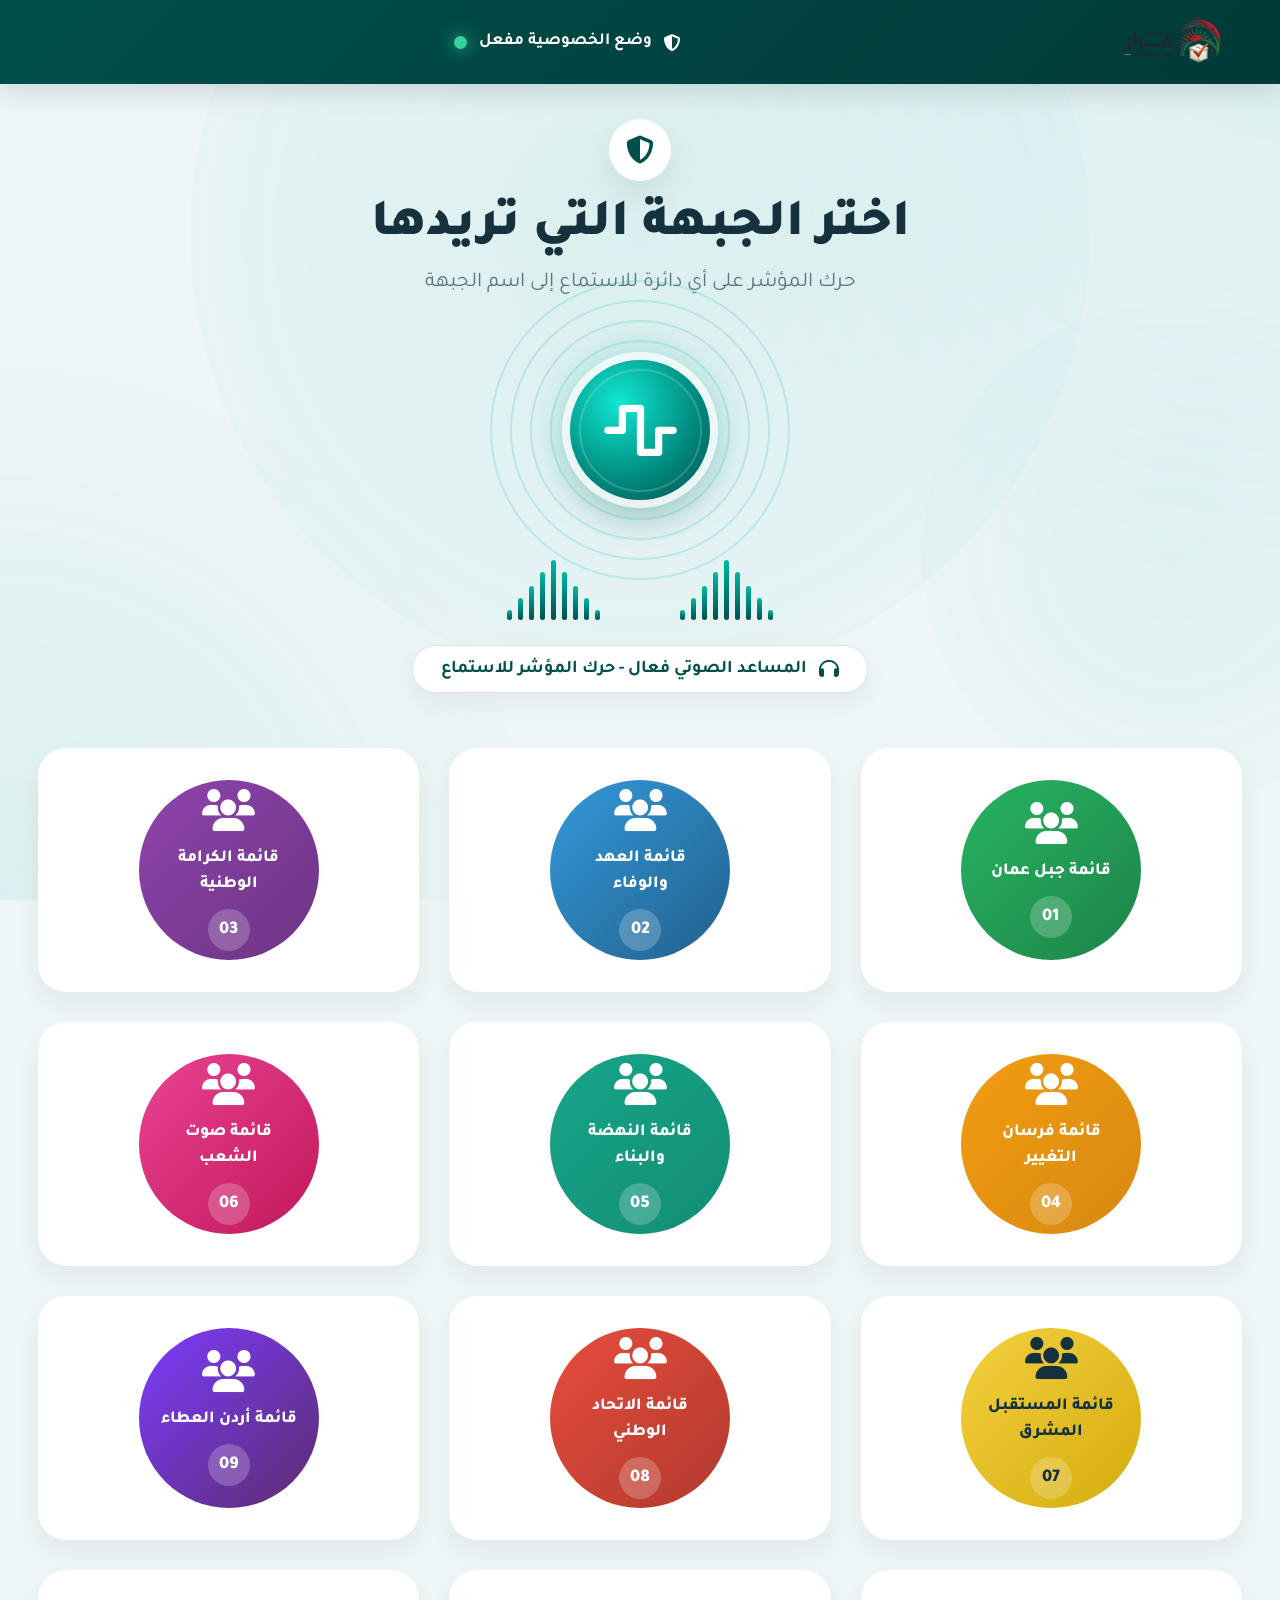
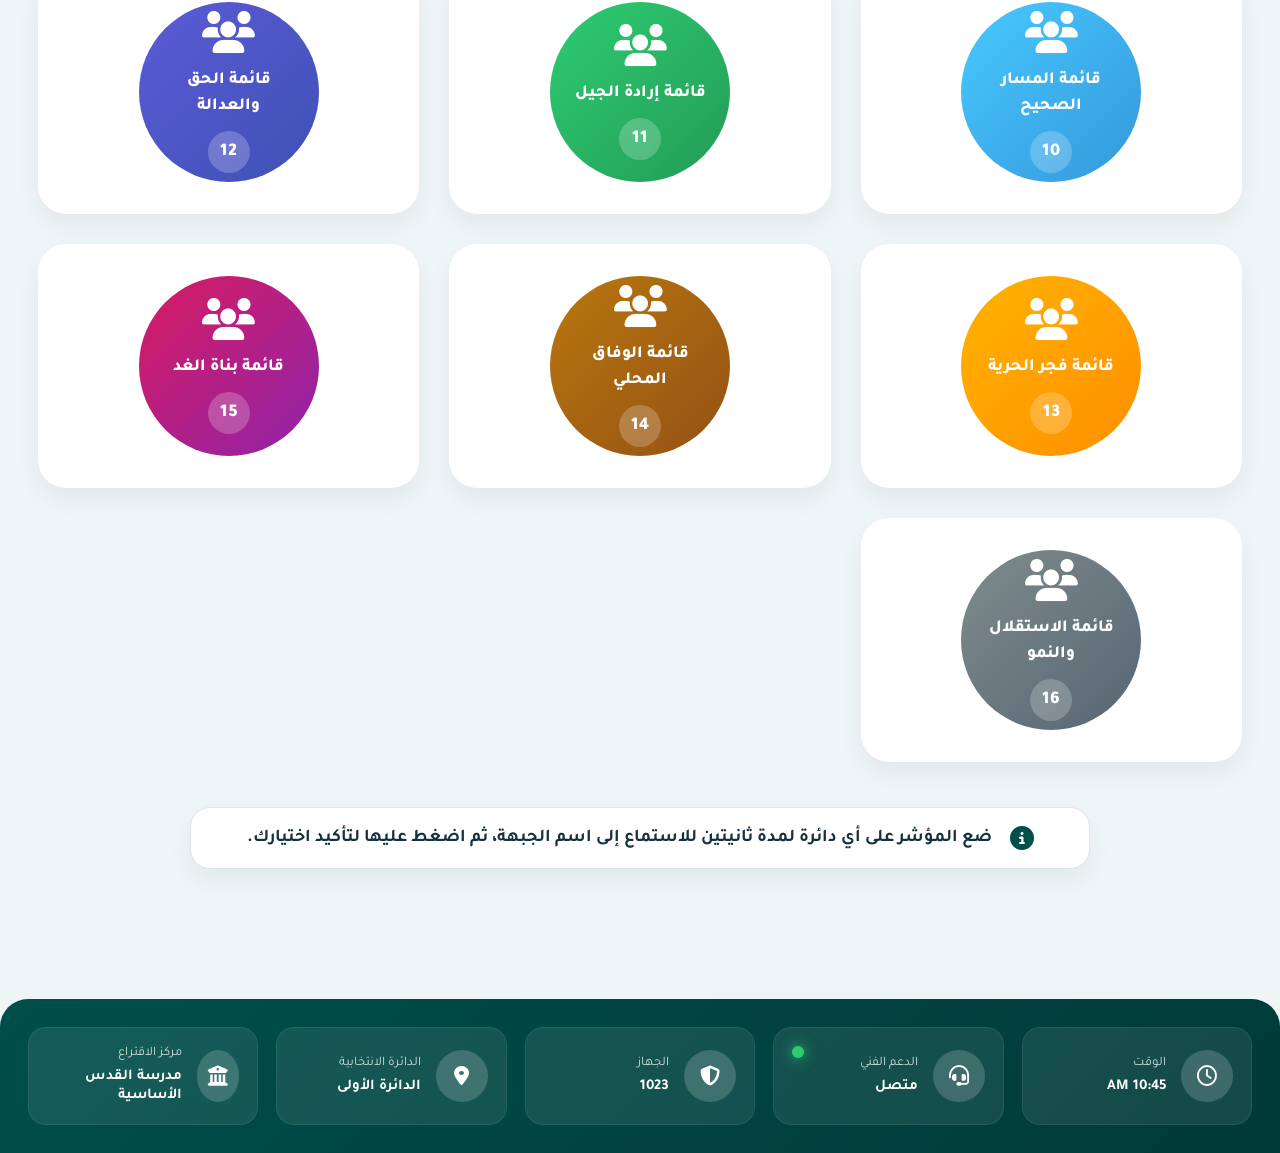
<file: privacy3.html>
<!DOCTYPE html>
<html lang="ar" dir="rtl">

<head>

    <meta charset="UTF-8">

    <meta http-equiv="X-UA-Compatible" content="IE=edge">

    <meta name="viewport" content="width=device-width, initial-scale=1.0">

    <title>QARAR | اختيار الجبهة</title>

    <!-- Google Font -->

    <link rel="preconnect" href="https://fonts.googleapis.com">

    <link rel="preconnect" href="https://fonts.gstatic.com" crossorigin>

    <link href="https://fonts.googleapis.com/css2?family=Tajawal:wght@300;400;500;700;800;900&display=swap" rel="stylesheet">

    <!-- FontAwesome -->

    <link rel="stylesheet"
    href="https://cdnjs.cloudflare.com/ajax/libs/font-awesome/6.7.2/css/all.min.css">

    <!-- CSS -->

    <link rel="stylesheet"
    href="css/privacy3-style.css">

</head>

<body>

<!-- ====================================================== -->
<!-- HEADER -->
<!-- ====================================================== -->

<header class="top-bar">

    <div class="top-left">

        <div class="logo-box"

            data-voice="منصة قرار للانتخابات الذكية">

            <img
            src="img/log.png"
            alt="QARAR Logo">

        </div>

    </div>

    <div class="top-center">

        <div
        class="privacy-state"

        data-voice="وضع الخصوصية مفعل">

            <i class="fa-solid fa-shield-halved"></i>

            <span>

                وضع الخصوصية مفعل

            </span>

            <div class="green-dot"></div>

        </div>

    </div>

    <div class="top-right">

     

    

</header>

<!-- ====================================================== -->
<!-- MAIN -->
<!-- ====================================================== -->

<main class="main-wrapper">

<div class="background-circle"></div>

<div class="background-circle-two"></div>

<!-- ======================= -->

<section class="hero">

<div class="shield-icon"

data-voice="الحماية">

<i class="fa-solid fa-shield-halved"></i>

</div>

<h1

data-voice="اختر الجبهة التي تريدها">

اختر الجبهة التي تريدها

</h1>

<p

data-voice="حرك مؤشر الفأرة فوق أي دائرة للاستماع إلى اسم الجبهة">

حرك المؤشر على أي دائرة للاستماع إلى اسم الجبهة

</p>

<!-- ======================= -->
<!-- VOICE ORB -->
<!-- ======================= -->

<div

class="voice-orb"

data-voice="المساعد الصوتي">

<div class="orb-ring ring-1"></div>

<div class="orb-ring ring-2"></div>

<div class="orb-ring ring-3"></div>

<div class="orb-ring ring-4"></div>

<div class="orb-core">

<i class="fa-solid fa-wave-square"></i>

</div>

</div>

<!-- ======================= -->
<!-- AUDIO WAVE -->
<!-- ======================= -->

<div class="wave-wrapper">

<div class="wave left-wave">

<span></span>
<span></span>
<span></span>
<span></span>
<span></span>
<span></span>
<span></span>
<span></span>
<span></span>

</div>

<div class="wave right-wave">

<span></span>
<span></span>
<span></span>
<span></span>
<span></span>
<span></span>
<span></span>
<span></span>
<span></span>

</div>

</div>

<div

class="assistant-status"

data-voice="المساعد الصوتي فعال حرك المؤشر للاستماع">

<i class="fa-solid fa-headphones"></i>

<span>

المساعد الصوتي فعال - حرك المؤشر للاستماع

</span>

</div>

</section>

<!-- ====================================================== -->
<!-- FRONT GRID -->
<!-- ====================================================== -->

<section

class="front-grid"

id="frontGrid">
<!-- ===================== CARD 01 ===================== -->

<div class="front-card"
     data-id="1"
     data-voice="قائمة جبل عمان"
    data-name="الجبهة الأولى">

    <div class="front-circle green">

        <i class="fa-solid fa-users"></i>

        <h3>قائمة جبل عمان</h3>

        <span>01</span>

    </div>

</div>

<!-- ===================== CARD 02 ===================== -->

<div class="front-card"
     data-id="2"
     data-voice="قائمة العهد والوفاء"
      data-name="الجبهة  الثانية">

    <div class="front-circle blue">

        <i class="fa-solid fa-users"></i>

        <h3>قائمة العهد والوفاء</h3>

        <span>02</span>

    </div>

</div>

<!-- ===================== CARD 03 ===================== -->

<div class="front-card"
     data-id="3"
     data-voice="قائمة الكرامة الوطنية"
      data-name="الجبهة  الثالثة">

    <div class="front-circle purple">

        <i class="fa-solid fa-users"></i>

        <h3>قائمة الكرامة الوطنية</h3>

        <span>03</span>

    </div>

</div>

<!-- ===================== CARD 04 ===================== -->

<div class="front-card"
     data-id="4"
     data-voice="قائمة فرسان التغيير"
      data-name="الجبهة الرابعة">

    <div class="front-circle orange">

        <i class="fa-solid fa-users"></i>

        <h3>قائمة فرسان التغيير</h3>

        <span>04</span>

    </div>

</div>

<!-- ===================== CARD 05 ===================== -->

<div class="front-card"
     data-id="5"
     data-voice="قائمة النهضة والبناء"
      data-name="الجبهة  الخامسة">

    <div class="front-circle cyan">

        <i class="fa-solid fa-users"></i>

        <h3>قائمة النهضة والبناء</h3>

        <span>05</span>

    </div>

</div>

<!-- ===================== CARD 06 ===================== -->

<div class="front-card"
     data-id="6"
     data-voice="قائمة صوت الشعب" 
      data-name="الجبهة السادسة">

    <div class="front-circle pink">

        <i class="fa-solid fa-users"></i>

        <h3>قائمة صوت الشعب</h3>

        <span>06</span>

    </div>

</div>

<!-- ===================== CARD 07 ===================== -->

<div class="front-card"
     data-id="7"
     data-voice="قائمة المستقبل المشرق" 
      data-name="الجبهة  السابعة">

    <div class="front-circle yellow">

        <i class="fa-solid fa-users"></i>

        <h3>قائمة المستقبل المشرق</h3>

        <span>07</span>

    </div>

</div>

<!-- ===================== CARD 08 ===================== -->

<div class="front-card"
     data-id="8"
     data-voice="قائمة الاتحاد الوطني" 
      data-name="الجبهة  الثامنة">

    <div class="front-circle red">

        <i class="fa-solid fa-users"></i>

        <h3>قائمة الاتحاد الوطني</h3>

        <span>08</span>

    </div>

</div>

<!-- ===================== CARD 09 ===================== -->

<div class="front-card"
     data-id="9"
     data-voice="قائمة أردن العطاء" 
      data-name="الجبهة  التاسعة">

    <div class="front-circle violet">

        <i class="fa-solid fa-users"></i>

        <h3>قائمة أردن العطاء</h3>

        <span>09</span>

    </div>

</div>

<!-- ===================== CARD 10 ===================== -->

<div class="front-card"
     data-id="10"
     data-voice="قائمة المسار الصحيح"  
     data-name="الجبهة العاشرة">

    <div class="front-circle sky">

        <i class="fa-solid fa-users"></i>

        <h3>قائمة المسار الصحيح</h3>

        <span>10</span>

    </div>

</div>

<!-- ===================== CARD 11 ===================== -->

<div class="front-card"
     data-id="11"
     data-voice="قائمة إرادة الجيل" 
      data-name="الجبهة   الحادية عشرة">

    <div class="front-circle emerald">

        <i class="fa-solid fa-users"></i>

        <h3>قائمة إرادة الجيل</h3>

        <span>11</span>

    </div>

</div>

<!-- ===================== CARD 12 ===================== -->

<div class="front-card"
     data-id="12"
     data-voice="قائمة الحق والعدالة"
      data-name="الجبهة الثاني ة عشر">

    <div class="front-circle indigo">

        <i class="fa-solid fa-users"></i>

        <h3>قائمة الحق والعدالة</h3>

        <span>12</span>

    </div>

</div>

<!-- ===================== CARD 13 ===================== -->

<div class="front-card"
     data-id="13"
     data-voice="قائمة فجر الحرية"
      data-name="الجبهة الثالث عشرة">

    <div class="front-circle amber">

        <i class="fa-solid fa-users"></i>

        <h3>قائمة فجر الحرية</h3>

        <span>13</span>

    </div>

</div>

<!-- ===================== CARD 14 ===================== -->

<div class="front-card"
     data-id="14"
     data-voice="قائمة الوفاق المحلي"
      data-name="الجبهة  الرابع عشرة">

    <div class="front-circle bronze">

        <i class="fa-solid fa-users"></i>

        <h3>قائمة الوفاق المحلي</h3>

        <span>14</span>

    </div>

</div>

<!-- ===================== CARD 15 ===================== -->

<div class="front-card"
     data-id="15"
     data-voice="قائمة بناة الغد"
      data-name="الجبهة  الخامس عشرة">

    <div class="front-circle magenta">

        <i class="fa-solid fa-users"></i>

        <h3>قائمة بناة الغد</h3>

        <span>15</span>

    </div>

</div>

<!-- ===================== CARD 16 ===================== -->

<div class="front-card"
     data-id="16"
     data-voice="قائمة الاستقلال والنمو"
      data-name="الجبهة السادس عشرة">

    <div class="front-circle gray">

        <i class="fa-solid fa-users"></i>

        <h3>قائمة الاستقلال والنمو</h3>

        <span>16</span>

    </div>

</div>

</section>
<!-- ===================================================== -->
<!-- INFO BAR -->
<!-- ===================================================== -->

<section class="information-bar">

    <div class="information-box"

         data-voice="ضع المؤشر فوق أي دائرة لمدة ثانيتين للاستماع إلى اسم الجبهة ثم اضغط عليها للتأكيد">

        <i class="fa-solid fa-circle-info"></i>

        <span>

            ضع المؤشر على أي دائرة لمدة ثانيتين للاستماع إلى اسم الجبهة،
            ثم اضغط عليها لتأكيد اختيارك.

        </span>

    </div>

</section>

<!-- ===================================================== -->
<!-- ACTION BUTTONS -->
<!-- ===================================================== -->



</main>

<!-- ===================================================== -->
<!-- FOOTER -->
<!-- ===================================================== -->

<footer class="footer">

    <div

        class="footer-item"

        data-voice="الوقت العاشرة وخمس وأربعون صباحاً">

        <i class="fa-regular fa-clock"></i>

        <div>

            <span>

                الوقت

            </span>

            <strong>

                10:45 AM

            </strong>

        </div>

    </div>

    <div

        class="footer-item"

        data-voice="الدعم الفني متصل">

        <i class="fa-solid fa-headset"></i>

        <div>

            <span>

                الدعم الفني

            </span>

            <strong>

                متصل

            </strong>

        </div>

        <div class="status-dot"></div>

    </div>

    <div

        class="footer-item"

        data-voice="رقم الجهاز ألف وثلاثة وعشرون">

        <i class="fa-solid fa-shield-halved"></i>

        <div>

            <span>

                الجهاز

            </span>

            <strong>

                1023

            </strong>

        </div>

    </div>

    <div

        class="footer-item"

        data-voice="الدائرة الانتخابية الدائرة الأولى">

        <i class="fa-solid fa-location-dot"></i>

        <div>

            <span>

                الدائرة الانتخابية

            </span>

            <strong>

                الدائرة الأولى

            </strong>

        </div>

    </div>

    <div

        class="footer-item"

        data-voice="مركز الاقتراع مدرسة القدس الأساسية">

        <i class="fa-solid fa-building-columns"></i>

        <div>

            <span>

                مركز الاقتراع

            </span>

            <strong>

                مدرسة القدس الأساسية

            </strong>

        </div>

    </div>

</footer>

<!-- ========================================= -->
<!-- JAVASCRIPT -->
<!-- ========================================= -->

<script src="js/privacy3-controller.js"></script>

<script src="js/privacy3-voice.js"></script>

</body>

</html>
</file>
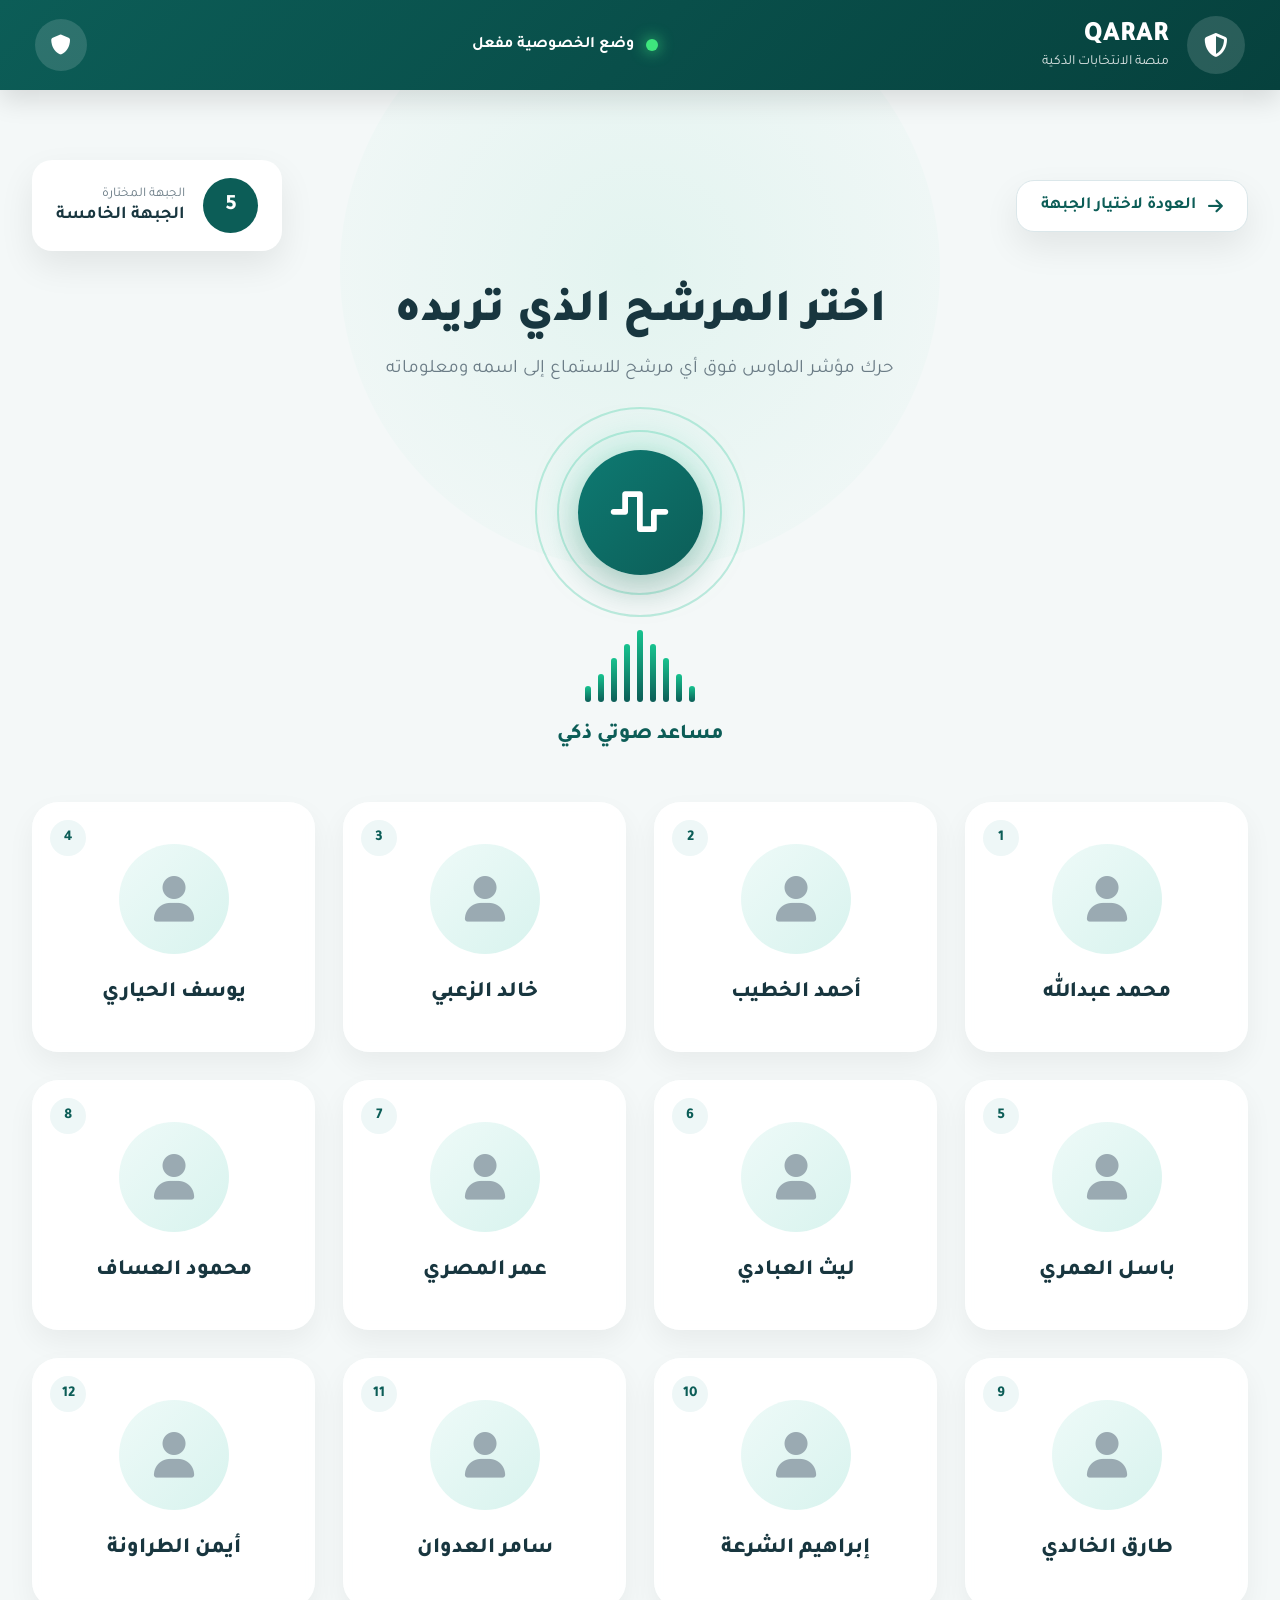
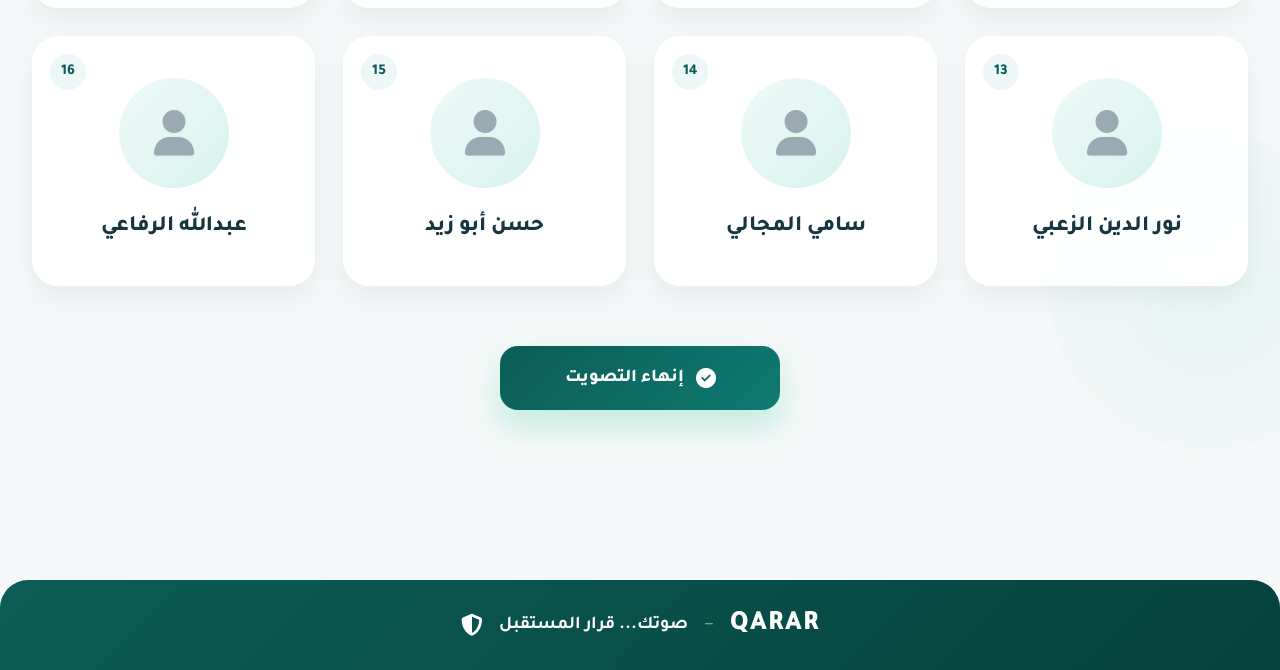
<file: privce4.html>
<!DOCTYPE html>
<html lang="ar" dir="rtl">

<head>

    <meta charset="UTF-8">

    <meta http-equiv="X-UA-Compatible" content="IE=edge">

    <meta name="viewport" content="width=device-width, initial-scale=1.0">

    <title>QARAR | اختيار المرشح</title>

    <!-- Google Font -->
    <link rel="preconnect" href="https://fonts.googleapis.com">

    <link rel="preconnect" href="https://fonts.gstatic.com" crossorigin>

    <link href="https://fonts.googleapis.com/css2?family=Tajawal:wght@300;400;500;700;800;900&display=swap" rel="stylesheet">

    <!-- Font Awesome -->
    <link rel="stylesheet"
          href="https://cdnjs.cloudflare.com/ajax/libs/font-awesome/6.7.2/css/all.min.css">

    <!-- CSS -->
    <link rel="stylesheet"
          href="css/privce4.css">

</head>

<body>

<!-- ===================================================== -->
<!-- HEADER -->
<!-- ===================================================== -->

<header class="main-header">

    <div class="header-left">

        <div class="brand"

             data-voice="منصة قرار للانتخابات الذكية">

            <div class="brand-logo">

                <i class="fa-solid fa-shield-halved"></i>

            </div>

            <div class="brand-text">

                <h2>QARAR</h2>

                <span>منصة الانتخابات الذكية</span>

            </div>

        </div>

    </div>

    <div class="header-center">

        <div class="privacy-status"

             data-voice="وضع الخصوصية مفعل">

            <span class="status-dot"></span>

            <span>وضع الخصوصية مفعل</span>

        </div>

    </div>

    <div class="header-right">

        <div class="shield-icon">

            <i class="fa-solid fa-shield"></i>

        </div>

    </div>

</header>

<!-- ===================================================== -->
<!-- MAIN -->
<!-- ===================================================== -->

<main class="page-container">

    <!-- TOP BAR -->

    <section class="page-tools">

       <button class="back-button"
        data-voice="العودة لاختيار الجبهة"
        onclick="window.location.href='privacy3.html'">
    <i class="fa-solid fa-arrow-right"></i>
    العودة لاختيار الجبهة
</button>

        <div class="front-info"

             data-voice="الجبهة المختارة الجبهة الخامسة">

            <span class="front-number">

                5

            </span>

            <div>

                <small>الجبهة المختارة</small>

                <h3>الجبهة الخامسة</h3>

            </div>

        </div>

    </section>

    <!-- TITLE -->

    <section class="hero-section">

        <h1 data-voice="اختر المرشح الذي تريده">

            اختر المرشح الذي تريده

        </h1>

        <p data-voice="حرك مؤشر الماوس فوق أي مرشح للاستماع إلى اسمه ومعلوماته">

            حرك مؤشر الماوس فوق أي مرشح للاستماع إلى اسمه ومعلوماته

        </p>

        <!-- VOICE ORB -->

        <div class="voice-orb"

             data-voice="المساعد الصوتي الذكي">

            <div class="voice-ring ring-one"></div>

            <div class="voice-ring ring-two"></div>

            <div class="voice-core">

                <i class="fa-solid fa-wave-square"></i>

            </div>

        </div>

        <!-- AUDIO WAVE -->

        <div class="audio-wave">

            <span></span>
            <span></span>
            <span></span>
            <span></span>
            <span></span>
            <span></span>
            <span></span>
            <span></span>
            <span></span>

        </div>

        <h3 class="assistant-title">

            مساعد صوتي ذكي

        </h3>

    </section>

    <!-- ================================================= -->
    <!-- CANDIDATES GRID -->
    <!-- ================================================= -->

    <section class="candidate-grid">
        <!-- ========================= -->
<!-- Candidate 01 -->
<!-- ========================= -->

<div class="candidate-card"

     data-id="1"

     data-voice="محمد عبدالله">

    <div class="candidate-number">1</div>

    <div class="candidate-avatar">

        <i class="fa-solid fa-user"></i>

    </div>

    <h3>محمد عبدالله</h3>

    <div class="selected-check">

        <i class="fa-solid fa-check"></i>

    </div>

</div>

<!-- ========================= -->
<!-- Candidate 02 -->
<!-- ========================= -->

<div class="candidate-card"

     data-id="2"

     data-voice="أحمد الخطيب">

    <div class="candidate-number">2</div>

    <div class="candidate-avatar">

        <i class="fa-solid fa-user"></i>

    </div>

    <h3>أحمد الخطيب</h3>

    <div class="selected-check">

        <i class="fa-solid fa-check"></i>

    </div>

</div>

<!-- ========================= -->
<!-- Candidate 03 -->
<!-- ========================= -->

<div class="candidate-card"

     data-id="3"

     data-voice="خالد الزعبي">

    <div class="candidate-number">3</div>

    <div class="candidate-avatar">

        <i class="fa-solid fa-user"></i>

    </div>

    <h3>خالد الزعبي</h3>

    <div class="selected-check">

        <i class="fa-solid fa-check"></i>

    </div>

</div>

<!-- ========================= -->
<!-- Candidate 04 -->
<!-- ========================= -->

<div class="candidate-card"

     data-id="4"

     data-voice="يوسف الحياري">

    <div class="candidate-number">4</div>

    <div class="candidate-avatar">

        <i class="fa-solid fa-user"></i>

    </div>

    <h3>يوسف الحياري</h3>

    <div class="selected-check">

        <i class="fa-solid fa-check"></i>

    </div>

</div>

<!-- ========================= -->
<!-- Candidate 05 -->
<!-- ========================= -->

<div class="candidate-card"

     data-id="5"

     data-voice="باسل العمري">

    <div class="candidate-number">5</div>

    <div class="candidate-avatar">

        <i class="fa-solid fa-user"></i>

    </div>

    <h3>باسل العمري</h3>

    <div class="selected-check">

        <i class="fa-solid fa-check"></i>

    </div>

</div>

<!-- ========================= -->
<!-- Candidate 06 -->
<!-- ========================= -->

<div class="candidate-card"

     data-id="6"

     data-voice="ليث العبادي">

    <div class="candidate-number">6</div>

    <div class="candidate-avatar">

        <i class="fa-solid fa-user"></i>

    </div>

    <h3>ليث العبادي</h3>

    <div class="selected-check">

        <i class="fa-solid fa-check"></i>

    </div>

</div>

<!-- ========================= -->
<!-- Candidate 07 -->
<!-- ========================= -->

<div class="candidate-card"

     data-id="7"

     data-voice="عمر المصري">

    <div class="candidate-number">7</div>

    <div class="candidate-avatar">

        <i class="fa-solid fa-user"></i>

    </div>

    <h3>عمر المصري</h3>

    <div class="selected-check">

        <i class="fa-solid fa-check"></i>

    </div>

</div>

<!-- ========================= -->
<!-- Candidate 08 -->
<!-- ========================= -->

<div class="candidate-card"

     data-id="8"

     data-voice="محمود العساف">

    <div class="candidate-number">8</div>

    <div class="candidate-avatar">

        <i class="fa-solid fa-user"></i>

    </div>

    <h3>محمود العساف</h3>

    <div class="selected-check">

        <i class="fa-solid fa-check"></i>

    </div>

</div>
<!-- ========================= -->
<!-- Candidate 09 -->
<!-- ========================= -->

<div class="candidate-card"
     data-id="9"
     data-voice="طارق الخالدي">

    <div class="candidate-number">9</div>

    <div class="candidate-avatar">
        <i class="fa-solid fa-user"></i>
    </div>

    <h3>طارق الخالدي</h3>

    <div class="selected-check">
        <i class="fa-solid fa-check"></i>
    </div>

</div>

<!-- ========================= -->
<!-- Candidate 10 -->
<!-- ========================= -->

<div class="candidate-card"
     data-id="10"
     data-voice="إبراهيم الشرعة">

    <div class="candidate-number">10</div>

    <div class="candidate-avatar">
        <i class="fa-solid fa-user"></i>
    </div>

    <h3>إبراهيم الشرعة</h3>

    <div class="selected-check">
        <i class="fa-solid fa-check"></i>
    </div>

</div>

<!-- ========================= -->
<!-- Candidate 11 -->
<!-- ========================= -->

<div class="candidate-card"
     data-id="11"
     data-voice="سامر العدوان">

    <div class="candidate-number">11</div>

    <div class="candidate-avatar">
        <i class="fa-solid fa-user"></i>
    </div>

    <h3>سامر العدوان</h3>

    <div class="selected-check">
        <i class="fa-solid fa-check"></i>
    </div>

</div>

<!-- ========================= -->
<!-- Candidate 12 -->
<!-- ========================= -->

<div class="candidate-card"
     data-id="12"
     data-voice="أيمن الطراونة">

    <div class="candidate-number">12</div>

    <div class="candidate-avatar">
        <i class="fa-solid fa-user"></i>
    </div>

    <h3>أيمن الطراونة</h3>

    <div class="selected-check">
        <i class="fa-solid fa-check"></i>
    </div>

</div>

<!-- ========================= -->
<!-- Candidate 13 -->
<!-- ========================= -->

<div class="candidate-card"
     data-id="13"
     data-voice="نور الدين الزعبي">

    <div class="candidate-number">13</div>

    <div class="candidate-avatar">
        <i class="fa-solid fa-user"></i>
    </div>

    <h3>نور الدين الزعبي</h3>

    <div class="selected-check">
        <i class="fa-solid fa-check"></i>
    </div>

</div>

<!-- ========================= -->
<!-- Candidate 14 -->
<!-- ========================= -->

<div class="candidate-card"
     data-id="14"
     data-voice="سامي المجالي">

    <div class="candidate-number">14</div>

    <div class="candidate-avatar">
        <i class="fa-solid fa-user"></i>
    </div>

    <h3>سامي المجالي</h3>

    <div class="selected-check">
        <i class="fa-solid fa-check"></i>
    </div>

</div>

<!-- ========================= -->
<!-- Candidate 15 -->
<!-- ========================= -->

<div class="candidate-card"
     data-id="15"
     data-voice="حسن أبو زيد">

    <div class="candidate-number">15</div>

    <div class="candidate-avatar">
        <i class="fa-solid fa-user"></i>
    </div>

    <h3>حسن أبو زيد</h3>

    <div class="selected-check">
        <i class="fa-solid fa-check"></i>
    </div>

</div>

<!-- ========================= -->
<!-- Candidate 16 -->
<!-- ========================= -->

<div class="candidate-card"
     data-id="16"
     data-voice="عبدالله الرفاعي">

    <div class="candidate-number">16</div>

    <div class="candidate-avatar">
        <i class="fa-solid fa-user"></i>
    </div>

    <h3>عبدالله الرفاعي</h3>

    <div class="selected-check">
        <i class="fa-solid fa-check"></i>
    </div>

</div>

</section>

<!-- ===================================================== -->
<!-- ACTION BUTTONS -->
<!-- ===================================================== -->

<section class="action-section">

    
    </button>
<button id="finishButton"
        class="finish-button"
        data-voice="إنهاء اختيار المرشحين"
        onclick="window.location.href='vote-confirm.html'">

    <i class="fa-solid fa-circle-check"></i>

    <span>إنهاء التصويت</span>

</button>

</section>

</main>

<!-- ===================================================== -->
<!-- FOOTER -->
<!-- ===================================================== -->

<footer class="main-footer"
        data-voice="قرار صوتك قرار المستقبل">

    <div class="footer-content">

        <span class="footer-brand">

            QARAR

        </span>

        <span class="footer-divider">

            —

        </span>

        <span class="footer-text">

            صوتك... قرار المستقبل

        </span>

        <i class="fa-solid fa-shield-halved"></i>

    </div>

</footer>

<!-- ===================================================== -->
<!-- JAVASCRIPT -->
<!-- ===================================================== -->

<script src="js/privce4.js"></script>

<script src="js/voice-reader.js"></script>

</body>

</html>
</file>
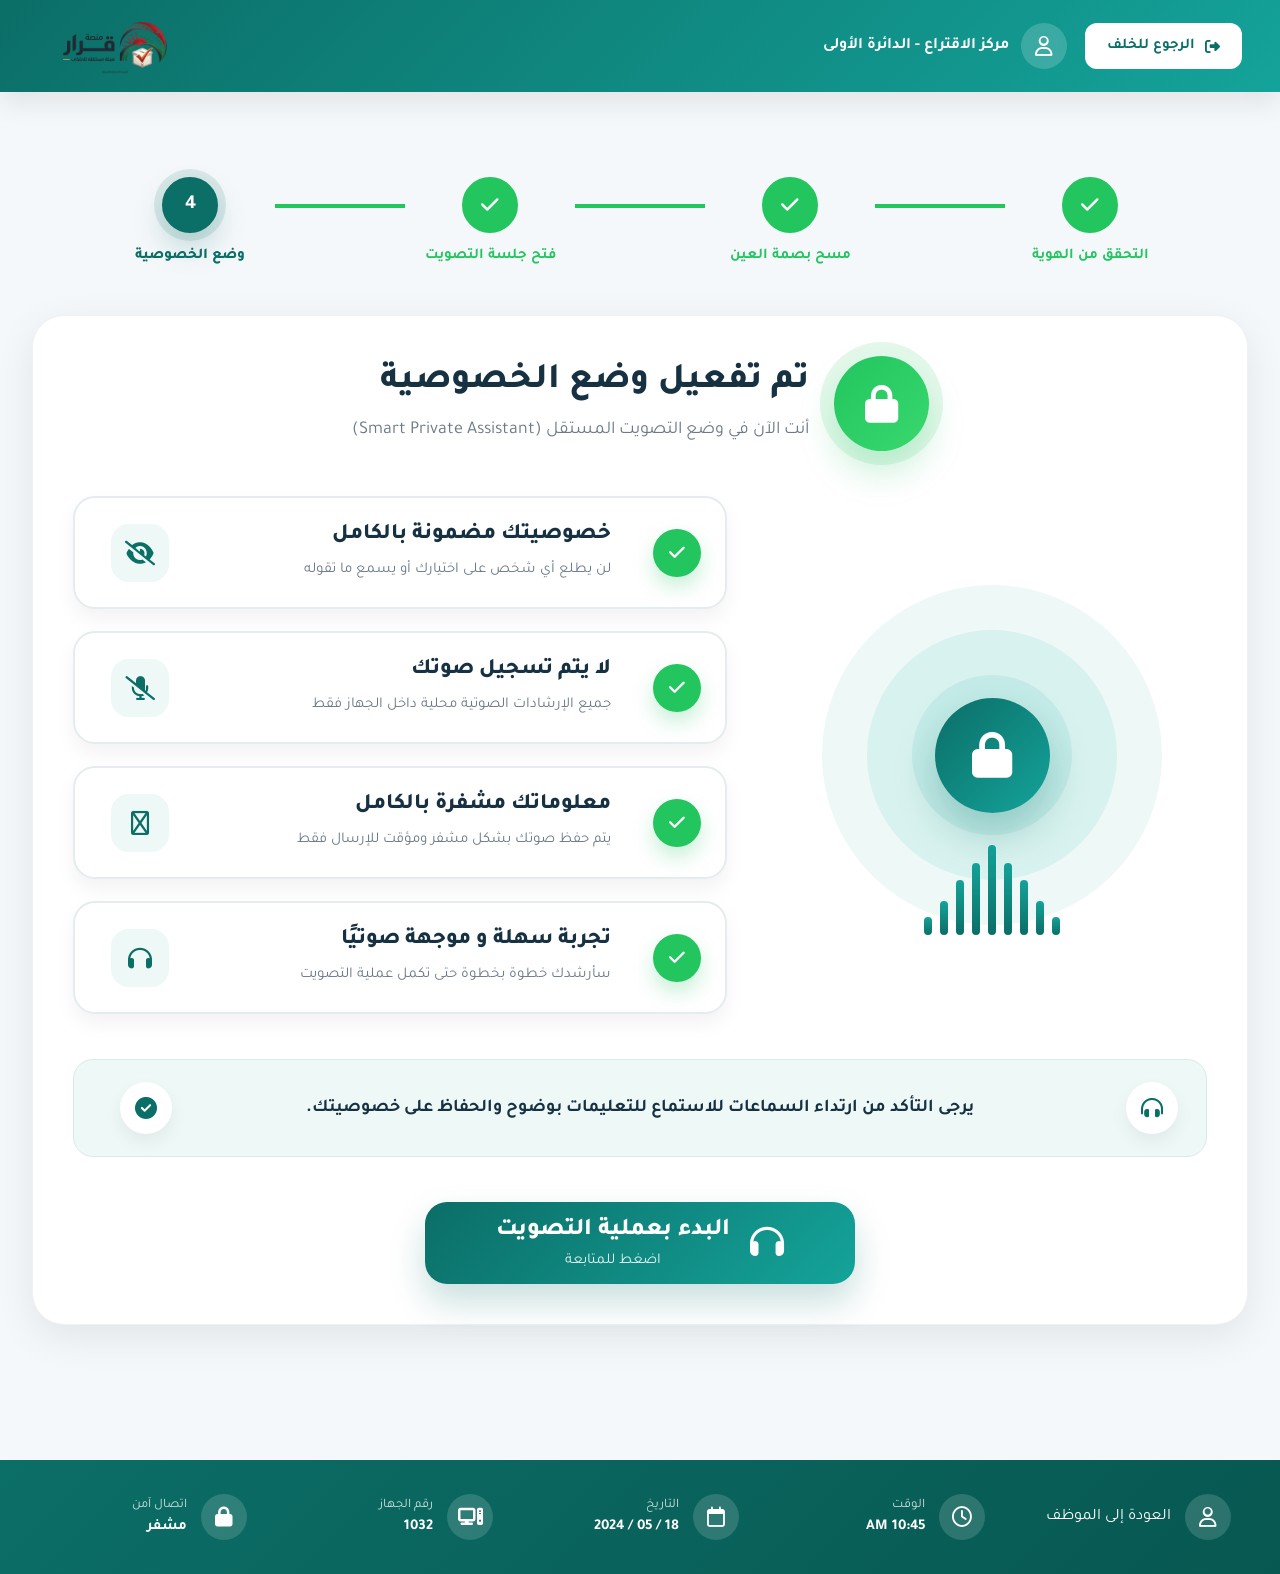
<file: privcy2.html>
<!DOCTYPE html>
<html lang="ar" dir="rtl">

<head>

    <meta charset="UTF-8">
    <meta http-equiv="X-UA-Compatible" content="IE=edge">
    <meta name="viewport" content="width=device-width, initial-scale=1.0">

    <title>QARAR | Privacy Mode</title>

    <!-- Google Font -->

    <link rel="preconnect" href="https://fonts.googleapis.com">

    <link rel="preconnect" href="https://fonts.gstatic.com" crossorigin>

    <link href="https://fonts.googleapis.com/css2?family=Tajawal:wght@300;400;500;700;800;900&display=swap" rel="stylesheet">

    <!-- FontAwesome -->

    <link rel="stylesheet"
        href="https://cdnjs.cloudflare.com/ajax/libs/font-awesome/6.7.2/css/all.min.css">

    <!-- CSS -->

    <link rel="stylesheet" href="css/privcy2.css">

</head>

<body>

<!-- ========================================= -->
<!-- HEADER -->
<!-- ========================================= -->

<header class="top-header">

    <div class="header-left">

        <button class="header-btn"

            data-voice="الرجوع للخلف">

            <i class="fa-solid fa-right-from-bracket" ></i>
             <a href="privicy1.html">
            الرجوع للخلف

        </button>

        <div class="polling-info"

            data-voice="مركز الاقتراع الدائرة الأولى">

            <div class="avatar">

                <i class="fa-regular fa-user"></i>

            </div>

            <span>

                مركز الاقتراع - الدائرة الأولى

            </span>

        </div>

    </div>

    <div class="header-center">

       

    </div>

    <div class="header-logo"

        data-voice="منصة قرار">

        <img src="img/log.png" alt="Qarar Logo">

    </div>

</header>

<!-- ========================================= -->
<!-- MAIN -->
<!-- ========================================= -->

<main class="page-wrapper">

<!-- ========================================= -->
<!-- STEPPER -->
<!-- ========================================= -->

<section class="stepper">

<div class="step completed"

data-voice="التحقق من الهوية">

<div class="step-circle">

<i class="fa-solid fa-check"></i>

</div>

<span>

التحقق من الهوية

</span>

</div>

<div class="step-line"></div>

<div class="step completed"

data-voice="مسح بصمة العين">

<div class="step-circle">

<i class="fa-solid fa-check"></i>

</div>

<span>

مسح بصمة العين

</span>

</div>

<div class="step-line"></div>

<div class="step completed"

data-voice="فتح جلسة التصويت">

<div class="step-circle">

<i class="fa-solid fa-check"></i>

</div>

<span>

فتح جلسة التصويت

</span>

</div>

<div class="step-line active-line"></div>

<div class="step active"

data-voice="وضع الخصوصية">

<div class="step-circle">

4

</div>

<span>

وضع الخصوصية

</span>

</div>

</section>

<!-- ========================================= -->
<!-- MAIN CARD -->
<!-- ========================================= -->

<section class="privacy-card">

<div class="privacy-title">

<div class="privacy-lock"

data-voice="تم تفعيل وضع الخصوصية">

<i class="fa-solid fa-lock"></i>

</div>

<div>

<h1>

تم تفعيل وضع الخصوصية

</h1>

<p>

أنت الآن في وضع التصويت المستقل

(Smart Private Assistant)

</p>

</div>

</div>

<div class="privacy-content">

<!-- LEFT SIDE -->

<div class="privacy-illustration">

<div class="circle-1"></div>

<div class="circle-2"></div>

<div class="circle-3"></div>

<div class="lock-center">

<i class="fa-solid fa-lock"></i>

</div>

<div class="audio-wave">

<span></span>

<span></span>

<span></span>

<span></span>

<span></span>

<span></span>

<span></span>

<span></span>

<span></span>

</div>

</div>

<!-- RIGHT SIDE -->

<div class="features">

<div class="feature-box"

data-voice="خصوصيتك مضمونة بالكامل">

<div class="feature-check">

<i class="fa-solid fa-check"></i>

</div>

<div class="feature-text">

<h3>

خصوصيتك مضمونة بالكامل

</h3>

<p>

لن يطلع أي شخص على اختيارك أو يسمع ما تقوله

</p>

</div>

<div class="feature-icon">

<i class="fa-solid fa-eye-slash"></i>

</div>

</div>

<div class="feature-box"

data-voice="لا يتم تسجيل صوتك">

<div class="feature-check">

<i class="fa-solid fa-check"></i>

</div>

<div class="feature-text">

<h3>

لا يتم تسجيل صوتك

</h3>

<p>

جميع الإرشادات الصوتية محلية داخل الجهاز فقط

</p>

</div>

<div class="feature-icon">

<i class="fa-solid fa-microphone-slash"></i>

</div>

</div>
                <!-- Feature 3 -->

                <div class="feature-box"
                     data-voice="معلوماتك مشفرة بالكامل">

                    <div class="feature-check">

                        <i class="fa-solid fa-check"></i>

                    </div>

                    <div class="feature-text">

                        <h3>

معلوماتك مشفرة بالكامل
                        </h3>

                        <p>

                            يتم حفظ صوتك بشكل مشفر ومؤقت للإرسال فقط

                        </p>

                    </div>

                    <div class="feature-icon">

                        <i class="fa-regular fa-shield"></i>

                    </div>

                </div>



                <!-- Feature 4 -->

                <div class="feature-box"
                     data-voice=" تجربة سهلة و موجهة صوتيًا
">

                    <div class="feature-check">

                        <i class="fa-solid fa-check"></i>

                    </div>

                    <div class="feature-text">

                        <h3>

                            تجربة سهلة و موجهة صوتيًا

                        </h3>

                        <p>

                            سأرشدك خطوة بخطوة حتى تكمل عملية التصويت

                        </p>

                    </div>

                    <div class="feature-icon">

                        <i class="fa-solid fa-headphones"></i>

                    </div>

                </div>

            </div>

        </div>



        <!-- ===================================== -->
        <!-- Information Bar -->
        <!-- ===================================== -->

        <div class="privacy-information"
             data-voice="يرجى التأكد من ارتداء السماعات للاستماع للتعليمات بوضوح">

            <div class="info-left">

                <i class="fa-solid fa-headphones-simple"></i>

            </div>

            <div class="info-center">

                يرجى التأكد من ارتداء السماعات للاستماع للتعليمات بوضوح
                والحفاظ على خصوصيتك.

            </div>

            <div class="info-right">

                <i class="fa-solid fa-circle-check"></i>

            </div>

        </div>



        <!-- ===================================== -->
        <!-- Start Assistant -->
        <!-- ===================================== -->

        <div class="assistant-start">

            <button
                class="assistant-button"

                id="startAssistant"

                data-voice="البدء بعملية التصويت">

                <i class="fa-solid fa-headphones"></i>

                <div>
                  <a href="privacy3.html"></a>
                    <span class="assistant-title">

                        البدء  بعملية التصويت

                    </span>

                    <span class="assistant-subtitle">

                        اضغط للمتابعة

                    </span>

                </div>

            </button>

        </div>

    </section>

</main>



<!-- ========================================= -->
<!-- FOOTER -->
<!-- ========================================= -->

<footer class="bottom-footer">

    <div class="footer-item"

         data-voice="العودة إلى الموظف">

        <i class="fa-regular fa-user"></i>

        <div>

            العودة إلى الموظف

        </div>

    </div>



    <div class="footer-item"

         data-voice="الوقت العاشرة وخمس وأربعون صباحاً">

        <i class="fa-regular fa-clock"></i>

        <div>

            <span>

                الوقت

            </span>

            <strong>

                10:45 AM

            </strong>

        </div>

    </div>



    <div class="footer-item"

         data-voice="التاريخ الثامن عشر من خمسة ألفين وأربعة وعشرين">

        <i class="fa-regular fa-calendar"></i>

        <div>

            <span>

                التاريخ

            </span>

            <strong>

                18 / 05 / 2024

            </strong>

        </div>

    </div>



    <div class="footer-item"

         data-voice="رقم الجهاز ألف واثنان وثلاثون">

        <i class="fa-solid fa-computer"></i>

        <div>

            <span>

                رقم الجهاز

            </span>

            <strong>

                1032

            </strong>

        </div>

    </div>



    <div class="footer-item"

         data-voice="الاتصال آمن ومشفر">

        <i class="fa-solid fa-lock"></i>

        <div>

            <span>

                اتصال آمن

            </span>

            <strong>

                مشفر

            </strong>

        </div>

    </div>

</footer>



<script src="js/privcy2.js"></script>

</body>

</html>
</file>
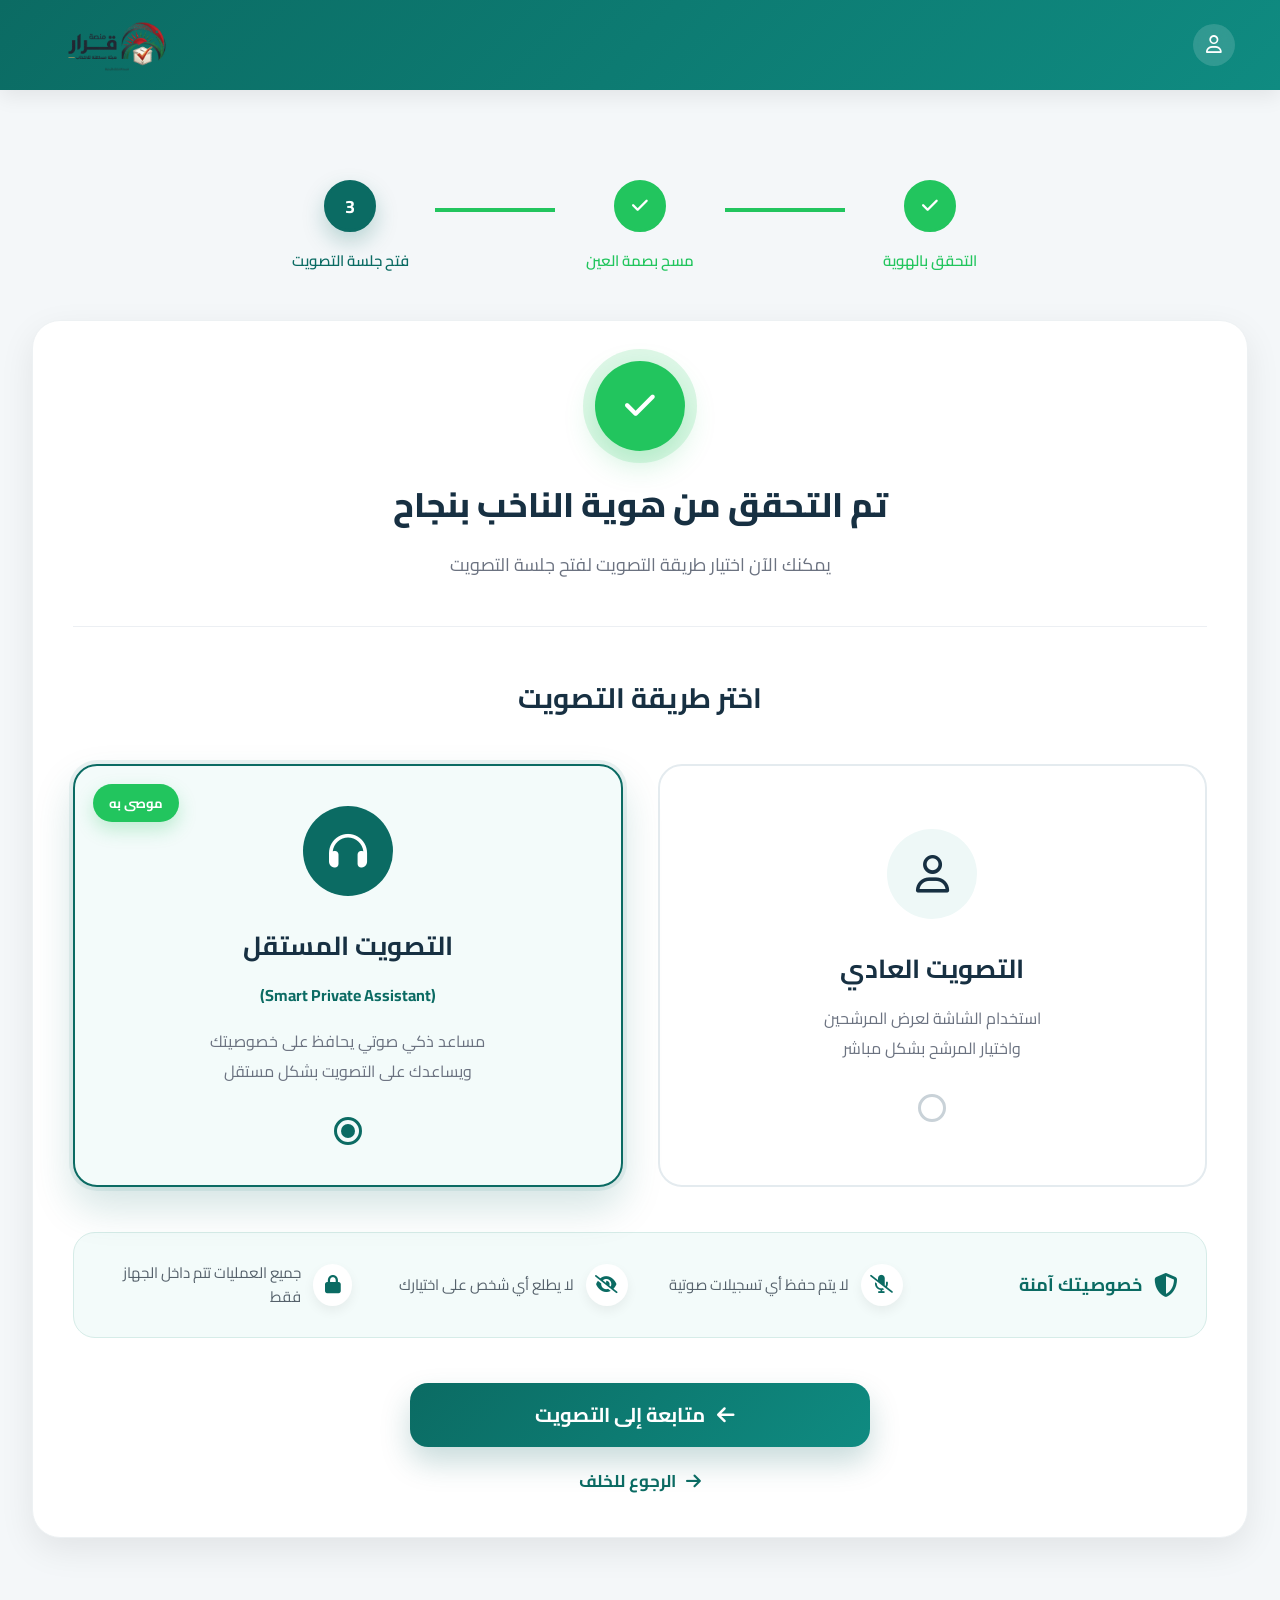
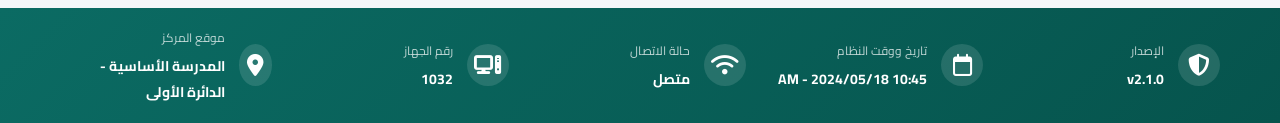
<file: privicy1.html>
<!DOCTYPE html>
<html lang="ar" dir="rtl">

<head>
    <meta charset="UTF-8">
    <meta http-equiv="X-UA-Compatible" content="IE=edge">
    <meta name="viewport" content="width=device-width, initial-scale=1.0">

    <title>QARAR | Privacy Voting</title>

    <!-- Google Font -->
    <link href="https://fonts.googleapis.com/css2?family=Cairo:wght@300;400;500;600;700;800&display=swap"
        rel="stylesheet">

    <!-- Font Awesome -->
    <link rel="stylesheet"
        href="https://cdnjs.cloudflare.com/ajax/libs/font-awesome/6.7.2/css/all.min.css">

    <!-- CSS -->
    <link rel="stylesheet" href="css/style.css">
    <link rel="stylesheet" href="css/header.css">
    <link rel="stylesheet" href="css/components.css">
    <link rel="stylesheet" href="css/animations.css">
    <link rel="stylesheet" href="css/responsive.css">
</head>

<body>

    <!--================ HEADER ================-->

    <header class="header">

        <div class="header-left">

            <div class="employee">

                <div class="employee-icon">
                    <i class="fa-regular fa-user"></i>
                </div>

                <span></span>

         
     </div>

           

        </div>

        <div class="header-center"></div>


        <div class="header-right">

            <img src="img/log.png" alt="Logo">

        </div>

    </header>



    <!--================ MAIN ================-->

    <main class="container">

        <!--================ STEPPER ================-->

        <section class="stepper">

            <div class="step completed">

                <div class="circle">

                    <i class="fa-solid fa-check"></i>

                </div>

                <span>التحقق بالهوية</span>

            </div>

            <div class="line"></div>

            <div class="step completed">

                <div class="circle">

                    <i class="fa-solid fa-check"></i>

                </div>

                <span>مسح بصمة العين</span>

            </div>

            <div class="line"></div>

            <div class="step active">

                <div class="circle">

                    3

                </div>

                <span>فتح جلسة التصويت</span>

            </div>

        </section>



        <!--================ CARD ================-->

        <section class="main-card">

            <div class="success-area">

                <div class="success-icon">

                    <i class="fa-solid fa-check"></i>

                </div>

                <h1>تم التحقق من هوية الناخب بنجاح</h1>

                <p>
                    يمكنك الآن اختيار طريقة التصويت لفتح جلسة التصويت
                </p>

            </div>


            <hr>


            <h2 class="section-title">

                اختر طريقة التصويت

            </h2>



            <!--================ OPTIONS ================-->

            <div class="vote-options">

                <!-- Normal -->

                <div class="vote-card" data-type="normal"  >

                    <div class="vote-icon">

                        <i class="fa-regular fa-user"></i>

                    </div>

                    <h3>

                        التصويت العادي

                    </h3>

                    <p>

                        استخدام الشاشة لعرض المرشحين
                        <br>
                        واختيار المرشح بشكل مباشر

                    </p>

                    <div class="radio"></div>

                </div>



                <!-- Assistant -->

                <div class="vote-card active" data-type="assistant">

                    <div class="recommended">

                        موصى به

                    </div>

                    <div class="vote-icon">

                        <i class="fa-solid fa-headphones"></i>

                    </div>

                    <h3>

                        التصويت المستقل

                    </h3>

                    <h4>

                        (Smart Private Assistant)

                    </h4>

                    <p>

                        مساعد ذكي صوتي يحافظ على خصوصيتك
                        <br>

                        ويساعدك على التصويت بشكل مستقل

                    </p>

                    <div class="radio checked"></div>

                </div>

            </div>



            <!--================ PRIVACY ================-->

            <section class="privacy-box">

                <div class="privacy-title">

                    <i class="fa-solid fa-shield-halved"></i>

                    <span>

                        خصوصيتك آمنة

                    </span>

                </div>


                <div class="privacy-item">

                    <i class="fa-solid fa-microphone-slash"></i>

                    <span>

                        لا يتم حفظ أي تسجيلات صوتية

                    </span>

                </div>

                <div class="privacy-item">

                    <i class="fa-solid fa-eye-slash"></i>

                    <span>

                        لا يطلع أي شخص على اختيارك

                    </span>

                </div>

                <div class="privacy-item">

                    <i class="fa-solid fa-lock"></i>

                    <span>

                        جميع العمليات تتم داخل الجهاز فقط

                    </span>

                </div>

            </section>



            <!--================ ACTIONS ================-->

            <div class="actions">

                <button class="continue-btn">

                    <i class="fa-solid fa-arrow-left"></i>

                    متابعة إلى التصويت

                </button>

                <a href="polling-officer.html" class="back-link">

                    <i class="fa-solid fa-arrow-right"></i>

                   الرجوع للخلف

                </a>

            </div>

        </section>

    </main>



    <!--================ FOOTER ================-->

    <footer class="footer">

        <div class="footer-item">

            <i class="fa-solid fa-shield-halved"></i>

            <div>

                <small>

                    الإصدار

                </small>

                <strong>

                    v2.1.0

                </strong>

            </div>

        </div>


        <div class="footer-item">

            <i class="fa-regular fa-calendar"></i>

            <div>

                <small>

                    تاريخ ووقت النظام

                </small>

                <strong>

                    10:45 AM - 2024/05/18

                </strong>

            </div>

        </div>


        <div class="footer-item">

            <i class="fa-solid fa-wifi"></i>

            <div>

                <small>

                    حالة الاتصال

                </small>

                <strong>

                    متصل

                </strong>

            </div>

        </div>


        <div class="footer-item">

            <i class="fa-solid fa-computer"></i>

            <div>

                <small>

                    رقم الجهاز

                </small>

                <strong>

                    1032

                </strong>

            </div>

        </div>


        <div class="footer-item">

            <i class="fa-solid fa-location-dot"></i>

            <div>

                <small>

                    موقع المركز

                </small>

                <strong>

                    المدرسة الأساسية - الدائرة الأولى

                </strong>

            </div>

        </div>

    </footer>



    <script src="js/app.js"></script>

</body>

</html>
</file>
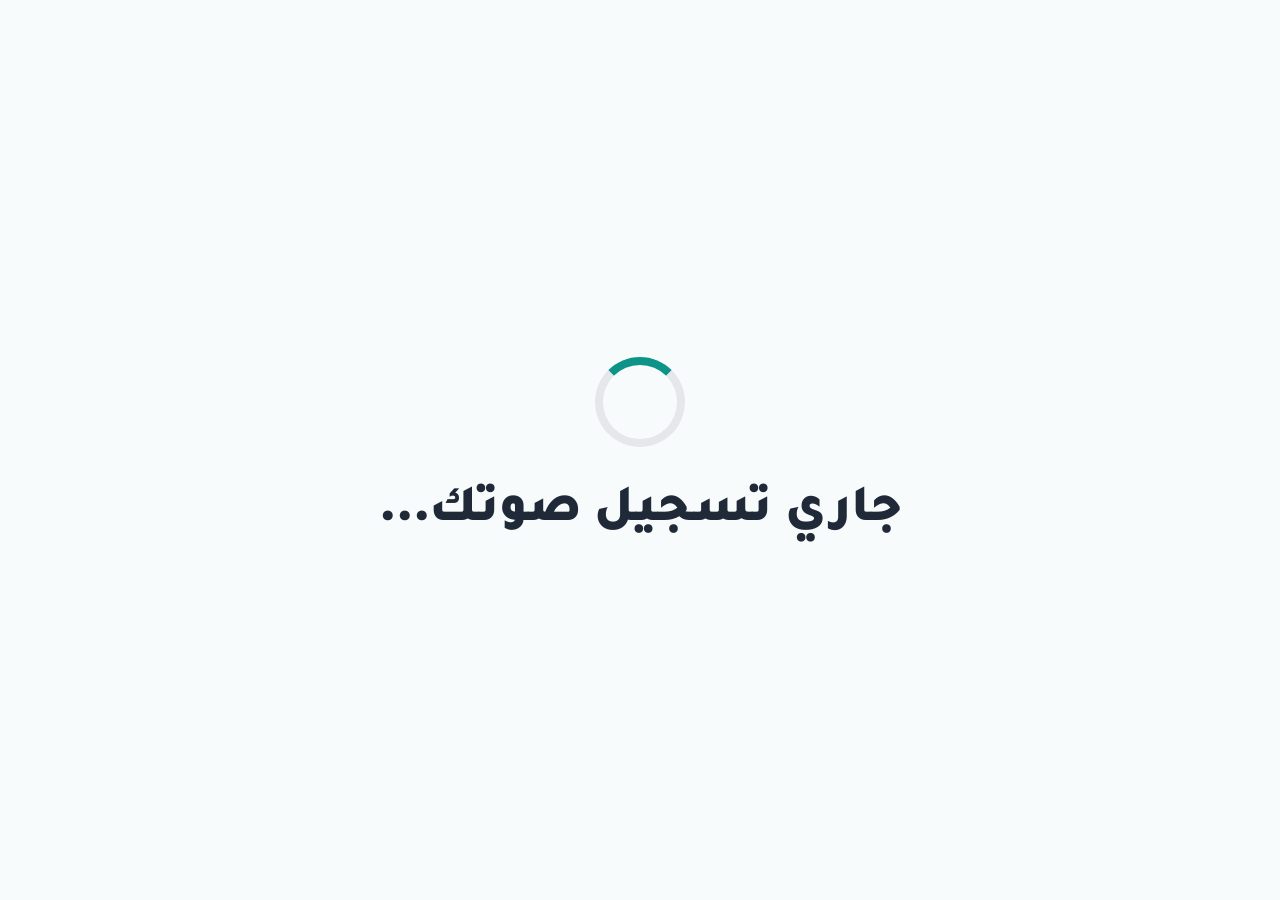
<file: success.html>
<!DOCTYPE html>
<html lang="ar" dir="rtl">

<head>

    <meta charset="UTF-8">

    <meta name="viewport"
          content="width=device-width, initial-scale=1.0">

    <title>QARAR | تسجيل التصويت</title>

    <link rel="preconnect"
          href="https://fonts.googleapis.com">

    <link rel="preconnect"
          href="https://fonts.gstatic.com"
          crossorigin>

    <link href="https://fonts.googleapis.com/css2?family=Tajawal:wght@300;400;500;700;800;900&display=swap"
          rel="stylesheet">

    <link rel="stylesheet"
          href="https://cdnjs.cloudflare.com/ajax/libs/font-awesome/6.7.2/css/all.min.css">

    <link rel="stylesheet"
          href="css/success.css">

</head>

<body>

<!-- ========================= -->

<section id="loadingScreen"

class="screen active">

<div class="loader"></div>

<h1>

جاري تسجيل صوتك...

</h1>

</section>

<!-- ========================= -->

<section id="successScreen"

class="screen">

<div class="success-circle">

<i class="fa-solid fa-check"></i>

</div>

<h1
id="successTitle"

data-voice="تم تسجيل صوتك بنجاح">

تم بنجاح!

</h1>

<p
id="successMessage"

data-voice="تم تسجيل صوتك بنجاح. نشكر مشاركتك في صنع القرار.">

تم تسجيل صوتك بنجاح.

<br>

نشكر مشاركتك في صنع القرار.

</p>
<!-- ========================= -->

<div class="security-card">

    <div class="security-icon">

        <i class="fa-solid fa-lock"></i>

    </div>

    <div class="security-text">

        <h3>

            تم تشفير صوتك بالكامل

        </h3>

        <p>

            ولا يمكن لأي جهة معرفة اختيارك.

        </p>

    </div>

</div>

<div class="countdown-box">

    <i class="fa-regular fa-clock"></i>

    <span>

        سيتم إنهاء الجلسة خلال

    </span>

</div>

<div class="countdown-circle">

    <span id="counter">

        5

    </span>

</div>

<p class="counter-label">

ثوانٍ متبقية

</p>

<button

id="finishBtn"

class="finish-btn">

<i class="fa-solid fa-right-from-bracket"></i>

إنهاء الجلسة

</button>

</section>

<!-- ========================= -->

<section

id="waitScreen"

class="screen">

<div class="wait-icon">

<i class="fa-solid fa-lock"></i>

</div>

<h1>

يرجى الانتظار

</h1>

<p>

سيقوم الموظف بتفعيل شاشة التصويت بعد التحقق من الهوية

</p>

</section>

<script src="js/success.js"></script>

</body>

</html>
</file>
<file: css/privacy3-style.css>
/*=====================================================
  PRIVACY3 STYLE
  Part 1
======================================================*/

/*=========================
ROOT
=========================*/

:root{

    --primary:#004f4b;
    --primary-dark:#003a38;
    --primary-light:#00b8a5;

    --white:#ffffff;

    --background:#edf5f6;

    --text:#15313d;

    --text-light:#5d7382;

    --border:#dbe6e9;

    --shadow:0 15px 35px rgba(0,0,0,.08);

    --radius:22px;

    --transition:.35s ease;

}

/*=========================
RESET
=========================*/

*{

    margin:0;

    padding:0;

    box-sizing:border-box;

}

html{

    scroll-behavior:smooth;

}

body{

    font-family:"Tajawal",sans-serif;

    background:var(--background);

    color:var(--text);

    direction:rtl;

    overflow-x:hidden;

}

img{

    max-width:100%;

    display:block;

}

button{

    border:none;

    outline:none;

    cursor:pointer;

    font-family:inherit;

}

a{

    text-decoration:none;

    color:inherit;

}

/*=========================
BACKGROUND
=========================*/

body::before{

    content:"";

    position:fixed;

    inset:0;

    background:

    radial-gradient(circle at top right,
    rgba(0,184,165,.08),
    transparent 40%),

    radial-gradient(circle at bottom left,
    rgba(0,184,165,.08),
    transparent 35%);

    pointer-events:none;

    z-index:-1;

}

/*=========================
HEADER
=========================*/

.top-bar{

    height:84px;

    background:

    linear-gradient(
    135deg,
    var(--primary),
    var(--primary-dark));

    display:flex;

    justify-content:space-between;

    align-items:center;

    padding:0 35px;

    color:#fff;

    position:sticky;

    top:0;

    z-index:999;

    box-shadow:

    0 8px 25px rgba(0,0,0,.12);

}

/*=========================
HEADER SIDES
=========================*/

.top-left,

.top-center,

.top-right{

    display:flex;

    align-items:center;

    gap:22px;

}

.top-right{

    flex-direction:row-reverse;

}

/*=========================
LOGO
=========================*/

.logo-box img{

    height:58px;

    transition:.35s;

}

.logo-box:hover img{

    transform:scale(1.05);

}

/*=========================
PRIVACY
=========================*/

.privacy-state{

    display:flex;

    align-items:center;

    gap:12px;

    font-weight:700;

    font-size:17px;

}

.green-dot{

    width:13px;

    height:13px;

    border-radius:50%;

    background:#34d399;

    box-shadow:

    0 0 18px #34d399;

}

/*=========================
TIME
=========================*/

.time-box{

    display:flex;

    align-items:center;

    gap:10px;

    font-size:18px;

    font-weight:700;

}

/*=========================
SETTINGS BUTTON
=========================*/

.settings-btn{

    background:rgba(255,255,255,.08);

    color:#fff;

    border:1px solid rgba(255,255,255,.15);

    padding:12px 20px;

    border-radius:14px;

    display:flex;

    align-items:center;

    gap:10px;

    transition:var(--transition);

}

.settings-btn:hover{

    background:rgba(255,255,255,.16);

    transform:translateY(-2px);

}

/*=========================
MAIN
=========================*/

.main-wrapper{

    width:min(1400px,94%);

    margin:auto;

    padding:35px 0 60px;

    position:relative;

}

/*=========================
BACKGROUND CIRCLES
=========================*/

.background-circle{

    position:absolute;

    width:900px;

    height:900px;

    border-radius:50%;

    background:

    radial-gradient(circle,
    rgba(0,184,165,.08),
    transparent);

    left:50%;

    top:-300px;

    transform:translateX(-50%);

    z-index:-1;

}

.background-circle-two{

    position:absolute;

    width:500px;

    height:500px;

    border-radius:50%;

    background:

    radial-gradient(circle,
    rgba(0,184,165,.05),
    transparent);

    right:-180px;

    top:220px;

    z-index:-1;

}

/*=========================
HERO
=========================*/

.hero{

    display:flex;

    flex-direction:column;

    align-items:center;

    justify-content:center;

    text-align:center;

}

.shield-icon{

    width:62px;

    height:62px;

    border-radius:50%;

    background:#fff;

    color:var(--primary);

    display:flex;

    justify-content:center;

    align-items:center;

    font-size:28px;

    margin-bottom:15px;

    box-shadow:var(--shadow);

}

.hero h1{

    font-size:52px;

    font-weight:900;

    margin-bottom:12px;

}

.hero p{

    color:var(--text-light);

    font-size:21px;

    margin-bottom:30px;

}
/*=====================================================
VOICE ORB
======================================================*/

.voice-orb{

    position:relative;

    width:180px;

    height:180px;

    margin:15px auto 30px;

    display:flex;

    justify-content:center;

    align-items:center;

}

.orb-core{

    width:140px;

    height:140px;

    border-radius:50%;

    background:

    radial-gradient(circle at 35% 30%,
    #11e7d2,
    #008f82 55%,
    #004f4b 100%);

    display:flex;

    justify-content:center;

    align-items:center;

    color:#fff;

    font-size:58px;

    position:relative;

    z-index:5;

    box-shadow:

    0 0 0 8px rgba(255,255,255,.75),

    0 0 45px rgba(0,184,165,.45),

    0 18px 35px rgba(0,0,0,.16);

}

.orb-core::before{

    content:"";

    position:absolute;

    width:85%;

    height:85%;

    border-radius:50%;

    border:2px solid rgba(255,255,255,.18);

}

.orb-ring{

    position:absolute;

    border-radius:50%;

    border:2px solid rgba(0,184,165,.18);

    animation:ringPulse 4s linear infinite;

}

.ring-1{

    width:180px;

    height:180px;

}

.ring-2{

    width:220px;

    height:220px;

    animation-delay:.6s;

}

.ring-3{

    width:260px;

    height:260px;

    animation-delay:1.2s;

}

.ring-4{

    width:300px;

    height:300px;

    animation-delay:1.8s;

}

/*=====================================================
AUDIO WAVE WRAPPER
======================================================*/

.wave-wrapper{

    width:100%;

    display:flex;

    justify-content:center;

    align-items:center;

    gap:80px;

    margin:10px 0 25px;

}

.wave{

    display:flex;

    align-items:flex-end;

    gap:6px;

}

.wave span{

    width:5px;

    border-radius:20px;

    background:linear-gradient(

        to top,

        var(--primary),

        var(--primary-light)

    );

    animation:waveAnimation 1.2s ease-in-out infinite;

}

.wave span:nth-child(1){

    height:10px;

    animation-delay:.1s;

}

.wave span:nth-child(2){

    height:22px;

    animation-delay:.2s;

}

.wave span:nth-child(3){

    height:34px;

    animation-delay:.3s;

}

.wave span:nth-child(4){

    height:48px;

    animation-delay:.4s;

}

.wave span:nth-child(5){

    height:60px;

    animation-delay:.5s;

}

.wave span:nth-child(6){

    height:48px;

    animation-delay:.4s;

}

.wave span:nth-child(7){

    height:34px;

    animation-delay:.3s;

}

.wave span:nth-child(8){

    height:22px;

    animation-delay:.2s;

}

.wave span:nth-child(9){

    height:10px;

    animation-delay:.1s;

}

/*=====================================================
ASSISTANT STATUS
======================================================*/

.assistant-status{

    display:flex;

    align-items:center;

    justify-content:center;

    gap:12px;

    background:#ffffff;

    border:1px solid var(--border);

    border-radius:999px;

    padding:12px 28px;

    font-size:18px;

    font-weight:700;

    color:var(--primary);

    box-shadow:0 10px 25px rgba(0,0,0,.05);

    transition:var(--transition);

}

.assistant-status:hover{

    transform:translateY(-2px);

    box-shadow:0 18px 35px rgba(0,0,0,.08);

}

.assistant-status i{

    font-size:20px;

}

/*=====================================================
ENTRANCE ANIMATION
======================================================*/

.hero>*{

    animation:fadeUp .8s ease both;

}

.hero>*:nth-child(1){

    animation-delay:.1s;

}

.hero>*:nth-child(2){

    animation-delay:.2s;

}

.hero>*:nth-child(3){

    animation-delay:.3s;

}

.hero>*:nth-child(4){

    animation-delay:.4s;

}

.hero>*:nth-child(5){

    animation-delay:.5s;

}

.hero>*:nth-child(6){

    animation-delay:.6s;

}

/*=====================================================
KEYFRAMES
======================================================*/

@keyframes ringPulse{

    0%{

        transform:scale(.95);

        opacity:.85;

    }

    50%{

        transform:scale(1.05);

        opacity:.35;

    }

    100%{

        transform:scale(.95);

        opacity:.85;

    }

}

@keyframes waveAnimation{

    0%,100%{

        transform:scaleY(.45);

        opacity:.55;

    }

    50%{

        transform:scaleY(1.35);

        opacity:1;

    }

}

@keyframes fadeUp{

    from{

        opacity:0;

        transform:translateY(25px);

    }

    to{

        opacity:1;

        transform:translateY(0);

    }

}
/*=====================================================
FRONT GRID
======================================================*/

.front-grid{

    width:100%;

    margin-top:55px;

    display:grid;

    grid-template-columns:repeat(4,1fr);

    gap:30px;

}

/*=====================================================
CARD
======================================================*/

.front-card{

    background:#ffffff;

    border:2px solid transparent;

    border-radius:28px;

    padding:30px;

    display:flex;

    justify-content:center;

    align-items:center;

    cursor:pointer;

    transition:all .35s ease;

    box-shadow:0 12px 25px rgba(0,0,0,.05);

    position:relative;

    overflow:hidden;

}

.front-card::before{

    content:"";

    position:absolute;

    inset:0;

    background:linear-gradient(

        135deg,

        rgba(0,184,165,.04),

        transparent

    );

    opacity:0;

    transition:.35s;

}

.front-card:hover::before{

    opacity:1;

}

.front-card:hover{

    transform:translateY(-8px);

    border-color:var(--primary-light);

    box-shadow:

        0 22px 40px rgba(0,184,165,.18);

}

.front-card.active{

    border-color:var(--primary);

    background:#f6ffff;

}

/*=====================================================
CIRCLE
======================================================*/

.front-circle{

    width:180px;

    height:180px;

    border-radius:50%;

    display:flex;

    flex-direction:column;

    justify-content:center;

    align-items:center;

    color:#ffffff;

    transition:.35s ease;

    position:relative;

}

.front-card:hover .front-circle{

    transform:scale(1.08);

}

.front-circle i{

    font-size:42px;

    margin-bottom:15px;

}

.front-circle h3{

    width:80%;

    text-align:center;

    font-size:17px;

    line-height:1.5;

    font-weight:800;

    margin-bottom:12px;

}

.front-circle span{

    width:42px;

    height:42px;

    border-radius:50%;

    background:rgba(255,255,255,.22);

    display:flex;

    justify-content:center;

    align-items:center;

    font-size:18px;

    font-weight:900;

    backdrop-filter:blur(8px);

}

/*=====================================================
COLORS
======================================================*/

.green{

    background:linear-gradient(135deg,#28b463,#1d8348);

}

.blue{

    background:linear-gradient(135deg,#3498db,#21618c);

}

.purple{

    background:linear-gradient(135deg,#8e44ad,#6c3483);

}

.orange{

    background:linear-gradient(135deg,#f39c12,#d68910);

}

.cyan{

    background:linear-gradient(135deg,#17a589,#138d75);

}

.pink{

    background:linear-gradient(135deg,#e84393,#c2185b);

}

.yellow{

    background:linear-gradient(135deg,#f4d03f,#d4ac0d);

    color:#15313d;

}

.red{

    background:linear-gradient(135deg,#e74c3c,#b03a2e);

}

.violet{

    background:linear-gradient(135deg,#7d3cff,#5b2c6f);

}

.sky{

    background:linear-gradient(135deg,#48c9ff,#3498db);

}

.emerald{

    background:linear-gradient(135deg,#2ecc71,#239b56);

}

.indigo{

    background:linear-gradient(135deg,#5b5bd6,#3f51b5);

}

.amber{

    background:linear-gradient(135deg,#ffb300,#ff8f00);

}

.bronze{

    background:linear-gradient(135deg,#b9770e,#935116);

}

.magenta{

    background:linear-gradient(135deg,#d81b60,#8e24aa);

}

.gray{

    background:linear-gradient(135deg,#7f8c8d,#566573);

}

/*=====================================================
CARD GLOW
======================================================*/

.front-card:hover .front-circle{

    box-shadow:

        0 0 35px rgba(0,184,165,.35);

}

.front-card.active .front-circle{

    box-shadow:

        0 0 45px rgba(0,184,165,.55);

}

/*=====================================================
RIPPLE HOLDER
======================================================*/

.front-card{

    isolation:isolate;

}

.front-card .ripple{

    position:absolute;

    border-radius:50%;

    background:rgba(255,255,255,.45);

    transform:scale(0);

    animation:rippleAnimation .65s linear;

    pointer-events:none;

}

/*=====================================================
RIPPLE
======================================================*/

@keyframes rippleAnimation{

    to{

        transform:scale(6);

        opacity:0;

    }

}
/*=====================================================
INFORMATION BAR
======================================================*/

.information-bar{

    width:100%;

    margin-top:45px;

    display:flex;

    justify-content:center;

}

.information-box{

    width:min(100%,900px);

    background:#ffffff;

    border:1px solid var(--border);

    border-radius:20px;

    padding:18px 26px;

    display:flex;

    align-items:center;

    justify-content:center;

    gap:18px;

    color:var(--text);

    font-size:18px;

    font-weight:600;

    box-shadow:0 12px 25px rgba(0,0,0,.05);

    transition:var(--transition);

}

.information-box:hover{

    transform:translateY(-4px);

    box-shadow:0 20px 35px rgba(0,0,0,.08);

}

.information-box i{

    color:var(--primary);

    font-size:24px;

}

/*=====================================================
BUTTONS
======================================================*/

.action-buttons{

    margin-top:40px;

    display:flex;

    justify-content:center;

    align-items:center;

    gap:22px;

}

.primary-button,

.secondary-button{

    min-width:240px;

    height:58px;

    border-radius:18px;

    font-size:18px;

    font-weight:700;

    display:flex;

    justify-content:center;

    align-items:center;

    gap:12px;

    transition:.35s;

    position:relative;

    overflow:hidden;

}

.primary-button{

    background:linear-gradient(
        135deg,
        var(--primary),
        var(--primary-light));

    color:#fff;

    box-shadow:0 18px 35px rgba(0,184,165,.25);

}

.secondary-button{

    background:#fff;

    border:2px solid var(--border);

    color:var(--primary);

}

.primary-button:hover{

    transform:translateY(-4px);

    box-shadow:0 24px 45px rgba(0,184,165,.35);

}

.secondary-button:hover{

    border-color:var(--primary);

    transform:translateY(-4px);

}

.primary-button i,

.secondary-button i{

    font-size:20px;

}

/*=====================================================
FOOTER
======================================================*/

.footer{

    margin-top:70px;

    background:linear-gradient(
        135deg,
        var(--primary),
        var(--primary-dark));

    border-radius:28px 28px 0 0;

    padding:28px;

    display:grid;

    grid-template-columns:repeat(5,1fr);

    gap:18px;

}

.footer-item{

    background:rgba(255,255,255,.08);

    border:1px solid rgba(255,255,255,.08);

    border-radius:18px;

    padding:18px;

    display:flex;

    align-items:center;

    gap:15px;

    color:#fff;

    transition:.35s;

    position:relative;

}

.footer-item:hover{

    transform:translateY(-5px);

    background:rgba(255,255,255,.16);

}

.footer-item i{

    width:52px;

    height:52px;

    border-radius:50%;

    background:rgba(255,255,255,.18);

    display:flex;

    justify-content:center;

    align-items:center;

    font-size:20px;

}

.footer-item span{

    display:block;

    font-size:13px;

    opacity:.8;

    margin-bottom:6px;

}

.footer-item strong{

    font-size:15px;

}

.status-dot{

    position:absolute;

    left:18px;

    top:18px;

    width:12px;

    height:12px;

    border-radius:50%;

    background:#2ecc71;

    box-shadow:0 0 14px #2ecc71;

}

/*=====================================================
BUTTON RIPPLE
======================================================*/

.primary-button::after,

.secondary-button::after{

    content:"";

    position:absolute;

    width:0;

    height:0;

    border-radius:50%;

    background:rgba(255,255,255,.28);

    transform:translate(-50%,-50%);

    transition:width .55s,height .55s;

}

.primary-button:active::after,

.secondary-button:active::after{

    width:420px;

    height:420px;

}
/*=====================================================
ANIMATIONS
======================================================*/

@keyframes floatingOrb{

    0%,100%{

        transform:translateY(0);

    }

    50%{

        transform:translateY(-10px);

    }

}

.voice-orb{

    animation:floatingOrb 4s ease-in-out infinite;

}

/*-----------------------------------*/

@keyframes glowPulse{

    0%{

        box-shadow:

        0 0 25px rgba(0,184,165,.20);

    }

    50%{

        box-shadow:

        0 0 55px rgba(0,184,165,.45);

    }

    100%{

        box-shadow:

        0 0 25px rgba(0,184,165,.20);

    }

}

.orb-core{

    animation:

    glowPulse 3s infinite,

    floatingOrb 4s ease-in-out infinite;

}

/*-----------------------------------*/

.footer-item,

.front-card,

.settings-btn,

.primary-button,

.secondary-button,

.assistant-status,

.information-box{

    transition:all .35s ease;

}

/*-----------------------------------*/

.front-card{

    animation:fadeUp .6s ease both;

}

.front-card:nth-child(1){animation-delay:.05s;}
.front-card:nth-child(2){animation-delay:.10s;}
.front-card:nth-child(3){animation-delay:.15s;}
.front-card:nth-child(4){animation-delay:.20s;}
.front-card:nth-child(5){animation-delay:.25s;}
.front-card:nth-child(6){animation-delay:.30s;}
.front-card:nth-child(7){animation-delay:.35s;}
.front-card:nth-child(8){animation-delay:.40s;}
.front-card:nth-child(9){animation-delay:.45s;}
.front-card:nth-child(10){animation-delay:.50s;}
.front-card:nth-child(11){animation-delay:.55s;}
.front-card:nth-child(12){animation-delay:.60s;}
.front-card:nth-child(13){animation-delay:.65s;}
.front-card:nth-child(14){animation-delay:.70s;}
.front-card:nth-child(15){animation-delay:.75s;}
.front-card:nth-child(16){animation-delay:.80s;}

/*=====================================================
RESPONSIVE
======================================================*/

@media(max-width:1300px){

    .front-grid{

        grid-template-columns:repeat(3,1fr);

    }

}

@media(max-width:992px){

    .top-bar{

        flex-direction:column;

        height:auto;

        padding:20px;

        gap:18px;

    }

    .top-left,

    .top-center,

    .top-right{

        width:100%;

        justify-content:center;

    }

    .hero h1{

        font-size:40px;

    }

    .hero p{

        font-size:18px;

    }

    .front-grid{

        grid-template-columns:repeat(2,1fr);

    }

    .footer{

        grid-template-columns:repeat(2,1fr);

    }

}

@media(max-width:768px){

    .voice-orb{

        transform:scale(.85);

    }

    .wave-wrapper{

        gap:35px;

    }

    .action-buttons{

        flex-direction:column;

    }

    .primary-button,

    .secondary-button{

        width:100%;

    }

    .information-box{

        flex-direction:column;

        text-align:center;

    }

}

@media(max-width:576px){

    .front-grid{

        grid-template-columns:1fr;

    }

    .footer{

        grid-template-columns:1fr;

    }

    .hero h1{

        font-size:32px;

    }

    .hero p{

        font-size:16px;

    }

    .front-circle{

        width:155px;

        height:155px;

    }

    .front-circle h3{

        font-size:15px;

    }

    .top-bar{

        padding:15px;

    }

    .settings-btn{

        width:100%;

        justify-content:center;

    }

}

@media(max-width:420px){

    .hero h1{

        font-size:28px;

    }

    .orb-core{

        width:115px;

        height:115px;

        font-size:46px;

    }

    .ring-1{

        width:150px;

        height:150px;

    }

    .ring-2{

        width:185px;

        height:185px;

    }

    .ring-3{

        width:220px;

        height:220px;

    }

    .ring-4{

        width:255px;

        height:255px;

    }

}
</file>
<file: css/privce4.css>
/*======================================================
    PRIVCE4.CSS
======================================================*/

:root{

    --primary:#0c5d57;

    --primary-light:#0e7a72;

    --primary-dark:#06413d;

    --accent:#17c38f;

    --orange:#f59e0b;

    --danger:#ef4444;

    --white:#ffffff;

    --background:#f4f8f8;

    --surface:#ffffff;

    --text:#18363f;

    --text-light:#6b7c86;

    --border:#dbe7ea;

    --shadow:
        0 15px 35px rgba(0,0,0,.08);

    --radius-xl:30px;

    --radius-lg:22px;

    --radius-md:16px;

    --transition:.35s ease;

}

/*============================*/

*{

    margin:0;

    padding:0;

    box-sizing:border-box;

}

html{

    scroll-behavior:smooth;

}

body{

    font-family:"Tajawal",sans-serif;

    background:var(--background);

    color:var(--text);

    direction:rtl;

    overflow-x:hidden;

}

/*============================*/

button{

    border:none;

    outline:none;

    cursor:pointer;

    font-family:inherit;

}

img{

    display:block;

    max-width:100%;

}

/*============================*/

.page-container{

    width:min(1450px,95%);

    margin:auto;

    padding:35px 0 70px;

}

/*======================================================
HEADER
======================================================*/

.main-header{

    height:90px;

    background:

    linear-gradient(

        135deg,

        var(--primary),

        var(--primary-dark)

    );

    display:flex;

    justify-content:space-between;

    align-items:center;

    padding:0 35px;

    color:#fff;

    box-shadow:

        0 10px 25px rgba(0,0,0,.12);

}

/*============================*/

.header-left,

.header-center,

.header-right{

    display:flex;

    align-items:center;

}

/*============================*/

.brand{

    display:flex;

    align-items:center;

    gap:18px;

}

.brand-logo{

    width:58px;

    height:58px;

    border-radius:50%;

    background:rgba(255,255,255,.14);

    display:flex;

    justify-content:center;

    align-items:center;

    font-size:24px;

}

.brand-text h2{

    font-size:28px;

    font-weight:900;

}

.brand-text span{

    font-size:14px;

    opacity:.85;

}

/*============================*/

.privacy-status{

    display:flex;

    align-items:center;

    gap:12px;

    font-weight:700;

}

.status-dot{

    width:12px;

    height:12px;

    border-radius:50%;

    background:#3ee67d;

    box-shadow:

        0 0 15px #3ee67d;

}

/*============================*/

.shield-icon{

    width:52px;

    height:52px;

    border-radius:50%;

    background:rgba(255,255,255,.14);

    display:flex;

    justify-content:center;

    align-items:center;

    font-size:20px;

}

/*======================================================
TOP BAR
======================================================*/

.page-tools{

    display:flex;

    justify-content:space-between;

    align-items:center;

    margin:35px 0;

}

/*============================*/

.back-button{

    background:#ffffff;

    border:1px solid var(--border);

    border-radius:18px;

    padding:15px 24px;

    display:flex;

    align-items:center;

    gap:12px;

    color:var(--primary);

    font-size:17px;

    font-weight:700;

    transition:var(--transition);

    box-shadow:var(--shadow);

}

.back-button:hover{

    transform:translateY(-3px);

}

/*============================*/

.front-info{

    background:#ffffff;

    border-radius:20px;

    padding:18px 24px;

    display:flex;

    align-items:center;

    gap:18px;

    box-shadow:var(--shadow);

}

.front-number{

    width:55px;

    height:55px;

    border-radius:50%;

    background:var(--primary);

    color:#fff;

    display:flex;

    justify-content:center;

    align-items:center;

    font-size:22px;

    font-weight:800;

}

.front-info h3{

    font-size:18px;

}

.front-info small{

    color:var(--text-light);

}
/*======================================================
HERO SECTION
======================================================*/

.hero-section{

    display:flex;

    flex-direction:column;

    justify-content:center;

    align-items:center;

    text-align:center;

    margin-bottom:55px;

}

.hero-section h1{

    font-size:46px;

    font-weight:900;

    color:var(--text);

    margin-bottom:12px;

}

.hero-section p{

    font-size:19px;

    color:var(--text-light);

    margin-bottom:35px;

    line-height:1.8;

}

/*======================================================
VOICE ORB
======================================================*/

.voice-orb{

    position:relative;

    width:180px;

    height:180px;

    display:flex;

    justify-content:center;

    align-items:center;

    margin-bottom:35px;

}

.voice-core{

    width:125px;

    height:125px;

    border-radius:50%;

    background:

    linear-gradient(

        135deg,

        var(--primary-light),

        var(--primary)

    );

    display:flex;

    justify-content:center;

    align-items:center;

    color:#fff;

    font-size:46px;

    position:relative;

    z-index:20;

    box-shadow:

        0 0 45px rgba(23,195,143,.35),

        0 18px 35px rgba(0,0,0,.15);

}

.voice-ring{

    position:absolute;

    border-radius:50%;

    border:2px solid rgba(23,195,143,.25);

    animation:ringPulse 3.5s infinite;

}

.ring-one{

    width:165px;

    height:165px;

}

.ring-two{

    width:210px;

    height:210px;

    animation-delay:.8s;

}

/*======================================================
AUDIO WAVE
======================================================*/

.audio-wave{

    display:flex;

    justify-content:center;

    align-items:flex-end;

    gap:7px;

    height:65px;

    margin-bottom:20px;

}

.audio-wave span{

    width:6px;

    border-radius:30px;

    background:

    linear-gradient(

        to top,

        var(--primary),

        var(--accent)

    );

    animation:waveAnimation 1.1s ease-in-out infinite;

}

.audio-wave span:nth-child(1){

    height:16px;

    animation-delay:.05s;

}

.audio-wave span:nth-child(2){

    height:28px;

    animation-delay:.10s;

}

.audio-wave span:nth-child(3){

    height:44px;

    animation-delay:.15s;

}

.audio-wave span:nth-child(4){

    height:58px;

    animation-delay:.20s;

}

.audio-wave span:nth-child(5){

    height:72px;

    animation-delay:.25s;

}

.audio-wave span:nth-child(6){

    height:58px;

    animation-delay:.20s;

}

.audio-wave span:nth-child(7){

    height:44px;

    animation-delay:.15s;

}

.audio-wave span:nth-child(8){

    height:28px;

    animation-delay:.10s;

}

.audio-wave span:nth-child(9){

    height:16px;

    animation-delay:.05s;

}

.assistant-title{

    font-size:21px;

    color:var(--primary);

    font-weight:800;

}

/*======================================================
BACKGROUND DECORATION
======================================================*/

.page-container{

    position:relative;

}

.page-container::before{

    content:"";

    position:absolute;

    width:600px;

    height:600px;

    border-radius:50%;

    background:

    radial-gradient(

        circle,

        rgba(23,195,143,.08),

        transparent

    );

    top:-120px;

    left:50%;

    transform:translateX(-50%);

    z-index:-1;

}

.page-container::after{

    content:"";

    position:absolute;

    width:320px;

    height:320px;

    border-radius:50%;

    background:

    radial-gradient(

        circle,

        rgba(23,195,143,.05),

        transparent

    );

    right:-120px;

    bottom:100px;

    z-index:-1;

}

/*======================================================
ANIMATIONS
======================================================*/

@keyframes ringPulse{

    0%{

        transform:scale(.92);

        opacity:.9;

    }

    50%{

        transform:scale(1.08);

        opacity:.25;

    }

    100%{

        transform:scale(.92);

        opacity:.9;

    }

}

@keyframes waveAnimation{

    0%,100%{

        transform:scaleY(.45);

        opacity:.45;

    }

    50%{

        transform:scaleY(1.45);

        opacity:1;

    }

}

@keyframes floating{

    0%{

        transform:translateY(0);

    }

    50%{

        transform:translateY(-10px);

    }

    100%{

        transform:translateY(0);

    }

}

.voice-orb{

    animation:floating 4s ease-in-out infinite;

}

.hero-section>*{

    animation:fadeUp .7s ease forwards;

}

@keyframes fadeUp{

    from{

        opacity:0;

        transform:translateY(30px);

    }

    to{

        opacity:1;

        transform:translateY(0);

    }

}
/*======================================================
CANDIDATES GRID
======================================================*/

.candidate-grid{

    display:grid;

    grid-template-columns:repeat(4,1fr);

    gap:28px;

    margin-top:20px;

    margin-bottom:60px;

}

/*======================================================
CARD
======================================================*/

.candidate-card{

    position:relative;

    background:rgba(255,255,255,.92);

    backdrop-filter:blur(10px);

    border:2px solid transparent;

    border-radius:26px;

    min-height:250px;

    padding:30px 20px;

    display:flex;

    flex-direction:column;

    justify-content:center;

    align-items:center;

    cursor:pointer;

    overflow:hidden;

    transition:all .35s ease;

    box-shadow:

        0 12px 28px rgba(0,0,0,.05);

}

.candidate-card::before{

    content:"";

    position:absolute;

    inset:0;

    background:

    linear-gradient(

        135deg,

        rgba(23,195,143,.04),

        transparent 70%

    );

    opacity:0;

    transition:.35s;

}

.candidate-card:hover::before{

    opacity:1;

}

.candidate-card:hover{

    transform:translateY(-8px) scale(1.02);

    border-color:var(--accent);

    box-shadow:

        0 22px 45px rgba(23,195,143,.18);

}

/*======================================================
NUMBER
======================================================*/

.candidate-number{

    position:absolute;

    top:16px;

    left:16px;

    width:36px;

    height:36px;

    border-radius:50%;

    background:#eef7f7;

    color:var(--primary);

    display:flex;

    justify-content:center;

    align-items:center;

    font-size:15px;

    font-weight:800;

}

/*======================================================
AVATAR
======================================================*/

.candidate-avatar{

    width:110px;

    height:110px;

    border-radius:50%;

    background:

    linear-gradient(

        135deg,

        #eefaf8,

        #d8f3ee

    );

    display:flex;

    justify-content:center;

    align-items:center;

    margin-bottom:22px;

    transition:.35s;

}

.candidate-avatar i{

    font-size:46px;

    color:#9aaab2;

    transition:.35s;

}

.candidate-card:hover .candidate-avatar{

    transform:scale(1.08);

    box-shadow:

        0 0 35px rgba(23,195,143,.25);

}

.candidate-card:hover .candidate-avatar i{

    color:var(--accent);

}

/*======================================================
NAME
======================================================*/

.candidate-card h3{

    font-size:22px;

    font-weight:800;

    color:var(--text);

    text-align:center;

    line-height:1.6;

}

/*======================================================
CHECK
======================================================*/

.selected-check{

    position:absolute;

    top:16px;

    right:16px;

    width:36px;

    height:36px;

    border-radius:50%;

    background:var(--accent);

    color:#fff;

    display:flex;

    justify-content:center;

    align-items:center;

    transform:scale(0);

    transition:.25s;

}

.candidate-card.active{

    border-color:var(--accent);

    background:#fcffff;

}

.candidate-card.active .selected-check{

    transform:scale(1);

}

.candidate-card.active .candidate-avatar{

    box-shadow:

        0 0 40px rgba(23,195,143,.30);

}

.candidate-card.active .candidate-avatar i{

    color:var(--accent);

}

/*======================================================
RIPPLE
======================================================*/

.candidate-card{

    isolation:isolate;

}

.ripple{

    position:absolute;

    border-radius:50%;

    transform:scale(0);

    background:rgba(23,195,143,.18);

    pointer-events:none;

    animation:ripple .65s linear;

}

@keyframes ripple{

    to{

        transform:scale(7);

        opacity:0;

    }

}

/*======================================================
CARD ENTRANCE
======================================================*/

.candidate-card{

    opacity:0;

    animation:cardFade .6s forwards;

}

.candidate-card:nth-child(1){animation-delay:.05s;}
.candidate-card:nth-child(2){animation-delay:.10s;}
.candidate-card:nth-child(3){animation-delay:.15s;}
.candidate-card:nth-child(4){animation-delay:.20s;}
.candidate-card:nth-child(5){animation-delay:.25s;}
.candidate-card:nth-child(6){animation-delay:.30s;}
.candidate-card:nth-child(7){animation-delay:.35s;}
.candidate-card:nth-child(8){animation-delay:.40s;}
.candidate-card:nth-child(9){animation-delay:.45s;}
.candidate-card:nth-child(10){animation-delay:.50s;}
.candidate-card:nth-child(11){animation-delay:.55s;}
.candidate-card:nth-child(12){animation-delay:.60s;}
.candidate-card:nth-child(13){animation-delay:.65s;}
.candidate-card:nth-child(14){animation-delay:.70s;}
.candidate-card:nth-child(15){animation-delay:.75s;}
.candidate-card:nth-child(16){animation-delay:.80s;}

@keyframes cardFade{

    from{

        opacity:0;

        transform:translateY(25px);

    }

    to{

        opacity:1;

        transform:translateY(0);

    }

}
/*======================================================
ACTION BUTTONS
======================================================*/

.action-section{

    width:100%;

    display:flex;

    justify-content:center;

    align-items:center;

    gap:24px;

    margin:30px 0 70px;

}

.help-button,

.finish-button{

    min-width:280px;

    height:64px;

    border-radius:18px;

    display:flex;

    justify-content:center;

    align-items:center;

    gap:12px;

    font-size:18px;

    font-weight:800;

    transition:all .35s ease;

    position:relative;

    overflow:hidden;

}

.help-button{

    background:linear-gradient(
        135deg,
        #f59e0b,
        #d97706
    );

    color:#fff;

    box-shadow:

        0 16px 30px rgba(245,158,11,.22);

}

.finish-button{

    background:linear-gradient(
        135deg,
        var(--primary),
        var(--primary-light)
    );

    color:#fff;

    box-shadow:

        0 16px 30px rgba(23,195,143,.22);

}

.help-button:hover,

.finish-button:hover{

    transform:translateY(-5px);

}

.help-button:hover{

    box-shadow:

        0 22px 42px rgba(245,158,11,.30);

}

.finish-button:hover{

    box-shadow:

        0 22px 42px rgba(23,195,143,.30);

}

.help-button i,

.finish-button i{

    font-size:20px;

}

/*======================================================
FOOTER
======================================================*/

.main-footer{

    margin-top:30px;

    background:

    linear-gradient(
        135deg,
        var(--primary),
        var(--primary-dark)
    );

    border-radius:28px 28px 0 0;

    color:#fff;

    padding:28px;

}

.footer-content{

    display:flex;

    justify-content:center;

    align-items:center;

    gap:16px;

    flex-wrap:wrap;

}

.footer-brand{

    font-size:28px;

    font-weight:900;

    letter-spacing:1px;

}

.footer-divider{

    opacity:.6;

}

.footer-text{

    font-size:18px;

    font-weight:600;

}

.footer-content i{

    font-size:22px;

}

/*======================================================
HEADER EFFECTS
======================================================*/

.main-header{

    animation:headerDrop .8s ease;

}

@keyframes headerDrop{

    from{

        opacity:0;

        transform:translateY(-60px);

    }

    to{

        opacity:1;

        transform:translateY(0);

    }

}

/*======================================================
BUTTON SHINE
======================================================*/

.help-button::before,

.finish-button::before{

    content:"";

    position:absolute;

    top:0;

    right:-130px;

    width:80px;

    height:100%;

    background:rgba(255,255,255,.25);

    transform:skewX(-25deg);

    transition:1s;

}

.help-button:hover::before,

.finish-button:hover::before{

    right:120%;

}

/*======================================================
RESPONSIVE
======================================================*/

@media(max-width:1200px){

    .candidate-grid{

        grid-template-columns:repeat(3,1fr);

    }

}

@media(max-width:992px){

    .candidate-grid{

        grid-template-columns:repeat(2,1fr);

    }

    .page-tools{

        flex-direction:column;

        gap:20px;

    }

    .action-section{

        flex-direction:column;

    }

    .help-button,

    .finish-button{

        width:100%;

    }

}

@media(max-width:768px){

    .main-header{

        height:auto;

        padding:20px;

        flex-direction:column;

        gap:18px;

    }

    .hero-section h1{

        font-size:36px;

    }

    .hero-section p{

        font-size:17px;

    }

    .voice-orb{

        transform:scale(.85);

    }

}

@media(max-width:576px){

    .candidate-grid{

        grid-template-columns:1fr;

    }

    .candidate-card{

        min-height:220px;

    }

    .candidate-avatar{

        width:90px;

        height:90px;

    }

    .candidate-avatar i{

        font-size:38px;

    }

    .hero-section h1{

        font-size:28px;

    }

    .hero-section p{

        font-size:15px;

    }

    .footer-content{

        flex-direction:column;

    }

}

@media(max-width:420px){

    .page-container{

        width:94%;

    }

    .back-button,

    .front-info{

        width:100%;

        justify-content:center;

    }

}
</file>
<file: css/privcy2.css>
/*==================================================
    PRIVCY2.CSS
    QARAR - Privacy Mode
==================================================*/

/*==========================
GOOGLE VARIABLES
==========================*/

:root{

    --clr-primary:#0b6e67;
    --clr-primary-dark:#075851;
    --clr-primary-light:#14a39a;

    --clr-success:#22c55e;

    --clr-background:#f5f8fa;

    --clr-surface:#ffffff;

    --clr-border:#d9e6e5;

    --clr-text:#163142;

    --clr-text-light:#6b7a86;

    --clr-shadow:rgba(0,0,0,.08);

    --radius-xl:30px;

    --radius-lg:22px;

    --radius-md:16px;

    --transition:.35s ease;

}

/*==========================
RESET
==========================*/

*{

    margin:0;

    padding:0;

    box-sizing:border-box;

}

html{

    scroll-behavior:smooth;

}

body{

    font-family:'Tajawal',sans-serif;

    background:var(--clr-background);

    color:var(--clr-text);

    direction:rtl;

    overflow-x:hidden;

    min-height:100vh;

}

img{

    max-width:100%;

    display:block;

}

button{

    border:none;

    outline:none;

    background:none;

    font-family:inherit;

    cursor:pointer;

}

a{

    color:inherit;

    text-decoration:none;

}

ul{

    list-style:none;

}

/*==========================
LAYOUT
==========================*/

.page-wrapper{

    width:min(1400px,94%);

    margin:auto;

    padding:45px 0 80px;

}

/*==========================
HEADER
==========================*/

.top-header{

    height:92px;

    background:linear-gradient(
        135deg,
        var(--clr-primary),
        var(--clr-primary-light)
    );

    display:flex;

    justify-content:space-between;

    align-items:center;

    padding:0 38px;

    box-shadow:0 12px 25px rgba(0,0,0,.08);

}

.header-left{

    display:flex;

    align-items:center;

    gap:18px;

}

.header-center{

    display:flex;

    justify-content:center;

    align-items:center;

}

.header-logo{

    display:flex;

    align-items:center;

}

.header-logo img{

    height:62px;

    object-fit:contain;

}

.polling-info{

    display:flex;

    align-items:center;

    gap:12px;

    color:#fff;

    font-size:16px;

    font-weight:600;

}

.avatar{

    width:46px;

    height:46px;

    border-radius:50%;

    background:rgba(255,255,255,.18);

    display:flex;

    justify-content:center;

    align-items:center;

    backdrop-filter:blur(8px);

}

.avatar i{

    color:#fff;

    font-size:20px;

}

.header-btn{

    height:46px;

    padding:0 22px;

    border-radius:12px;

    background:#fff;

    color:var(--clr-primary);

    font-size:15px;

    font-weight:700;

    display:flex;

    align-items:center;

    gap:10px;

    transition:var(--transition);

}

.header-btn:hover{

    transform:translateY(-2px);

    box-shadow:0 12px 20px rgba(0,0,0,.12);

}

.voice-stop{

    height:46px;

    padding:0 22px;

    border-radius:12px;

    border:2px solid rgba(255,255,255,.25);

    color:#fff;

    display:flex;

    align-items:center;

    gap:10px;

    transition:var(--transition);

}

.voice-stop:hover{

    background:rgba(255,255,255,.12);

}

.header-btn,
.voice-stop,
.polling-info{

    user-select:none;

}
/*==================================================
    STEPPER
==================================================*/

.stepper{

    width:100%;

    display:flex;

    justify-content:center;

    align-items:flex-start;

    gap:0;

    margin:40px 0 50px;

    user-select:none;

}

.step{

    display:flex;

    flex-direction:column;

    align-items:center;

    min-width:170px;

    position:relative;

}

.step-circle{

    width:56px;

    height:56px;

    border-radius:50%;

    background:#ffffff;

    border:3px solid #d9e3e7;

    display:flex;

    justify-content:center;

    align-items:center;

    font-size:20px;

    font-weight:700;

    color:#7b8792;

    transition:var(--transition);

}

.step span{

    margin-top:14px;

    font-size:15px;

    font-weight:700;

    color:#7b8792;

    text-align:center;

}

.step-line{

    width:130px;

    height:4px;

    margin-top:27px;

    background:#dfe6ea;

    transition:var(--transition);

}

/*==========================
COMPLETED
==========================*/

.step.completed .step-circle{

    background:var(--clr-success);

    border-color:var(--clr-success);

    color:#fff;

}

.step.completed span{

    color:var(--clr-success);

}

.step.completed + .step-line{

    background:var(--clr-success);

}

/*==========================
ACTIVE
==========================*/

.step.active .step-circle{

    background:var(--clr-primary);

    border-color:var(--clr-primary);

    color:#fff;

    box-shadow:
    0 0 0 8px rgba(11,110,103,.12),
    0 15px 30px rgba(11,110,103,.22);

}

.step.active span{

    color:var(--clr-primary);

    font-weight:800;

}

.active-line{

    background:var(--clr-primary);

}

/*==================================================
MAIN CARD
==================================================*/

.privacy-card{

    width:100%;

    background:#fff;

    border-radius:32px;

    padding:50px;

    border:1px solid #edf2f4;

    box-shadow:
    0 12px 40px rgba(0,0,0,.08);

}

/*==========================
TITLE
==========================*/

.privacy-title{

    display:flex;

    align-items:center;

    justify-content:center;

    gap:25px;

    margin-bottom:45px;

}

.privacy-title h1{

    font-size:36px;

    font-weight:800;

    color:var(--clr-text);

    margin-bottom:10px;

}

.privacy-title p{

    font-size:18px;

    color:var(--clr-text-light);

    line-height:1.8;

}

.privacy-lock{

    width:95px;

    height:95px;

    border-radius:50%;

    background:linear-gradient(
        135deg,
        var(--clr-success),
        #39d86f
    );

    display:flex;

    justify-content:center;

    align-items:center;

    color:#fff;

    font-size:38px;

    box-shadow:
    0 0 0 14px rgba(34,197,94,.12),
    0 20px 35px rgba(34,197,94,.25);

}

/*==================================================
CONTENT
==================================================*/

.privacy-content{

    display:grid;

    grid-template-columns:430px 1fr;

    gap:50px;

    align-items:center;

    margin-bottom:45px;

}

/*==========================
ILLUSTRATION
==========================*/

.privacy-illustration{

    position:relative;

    width:100%;

    height:430px;

    display:flex;

    justify-content:center;

    align-items:center;

}

/*==========================
CIRCLES
==========================*/

.circle-1{

    position:absolute;

    width:340px;

    height:340px;

    border-radius:50%;

    background:#edf8f7;

}

.circle-2{

    position:absolute;

    width:250px;

    height:250px;

    border-radius:50%;

    background:#d8f2ef;

}

.circle-3{

    position:absolute;

    width:160px;

    height:160px;

    border-radius:50%;

    background:#c4ebe7;

}

/*==========================
CENTER LOCK
==========================*/

.lock-center{

    position:absolute;

    width:115px;

    height:115px;

    border-radius:50%;

    background:linear-gradient(
        135deg,
        var(--clr-primary),
        var(--clr-primary-light)
    );

    display:flex;

    justify-content:center;

    align-items:center;

    color:#fff;

    font-size:46px;

    z-index:10;

    box-shadow:
    0 20px 40px rgba(11,110,103,.28);

}

/*==================================================
FEATURES SECTION
==================================================*/

.features{

    display:flex;

    flex-direction:column;

    gap:22px;

}

.feature-box{

    position:relative;

    display:grid;

    grid-template-columns:70px 1fr 70px;

    align-items:center;

    gap:20px;

    background:#ffffff;

    border:2px solid #e5ecef;

    border-radius:22px;

    padding:24px;

    transition:all .35s ease;

    cursor:pointer;

    overflow:hidden;

}

.feature-box::before{

    content:"";

    position:absolute;

    top:0;
    right:0;

    width:5px;
    height:100%;

    background:var(--clr-primary);

    transform:scaleY(0);

    transition:.35s;

    transform-origin:top;

}

.feature-box:hover{

    transform:translateY(-6px);

    border-color:var(--clr-primary);

    box-shadow:
        0 18px 40px rgba(11,110,103,.12);

}

.feature-box:hover::before{

    transform:scaleY(1);

}

.feature-check{

    width:48px;

    height:48px;

    border-radius:50%;

    background:#22c55e;

    color:#fff;

    display:flex;

    justify-content:center;

    align-items:center;

    font-size:18px;

    box-shadow:0 10px 20px rgba(34,197,94,.25);

}

.feature-text h3{

    font-size:22px;

    font-weight:800;

    color:var(--clr-text);

    margin-bottom:8px;

}

.feature-text p{

    color:var(--clr-text-light);

    font-size:15px;

    line-height:1.8;

}

.feature-icon{

    width:58px;

    height:58px;

    border-radius:18px;

    background:#eef8f7;

    color:var(--clr-primary);

    display:flex;

    justify-content:center;

    align-items:center;

    font-size:24px;

    transition:.35s;

}

.feature-box:hover .feature-icon{

    background:var(--clr-primary);

    color:#fff;

    transform:rotate(8deg) scale(1.08);

}

/*==================================================
INFORMATION BAR
==================================================*/

.privacy-information{

    margin-top:45px;

    margin-bottom:45px;

    background:#eef8f7;

    border:1px solid #d7ece8;

    border-radius:20px;

    padding:22px 28px;

    display:grid;

    grid-template-columns:70px 1fr 70px;

    align-items:center;

    gap:20px;

}

.info-left,
.info-right{

    width:52px;

    height:52px;

    border-radius:50%;

    display:flex;

    justify-content:center;

    align-items:center;

    background:#ffffff;

    color:var(--clr-primary);

    font-size:22px;

    box-shadow:0 8px 18px rgba(0,0,0,.06);

}

.info-center{

    text-align:center;

    font-size:18px;

    color:var(--clr-text);

    line-height:1.8;

    font-weight:600;

}

/*==================================================
START BUTTON
==================================================*/

.assistant-start{

    display:flex;

    justify-content:center;

    align-items:center;

}

.assistant-button{

    width:430px;

    height:82px;

    border:none;

    border-radius:22px;

    background:linear-gradient(
        135deg,
        var(--clr-primary),
        var(--clr-primary-light)
    );

    color:#fff;

    display:flex;

    justify-content:center;

    align-items:center;

    gap:20px;

    font-family:inherit;

    cursor:pointer;

    transition:.35s;

    position:relative;

    overflow:hidden;

    box-shadow:
        0 18px 35px rgba(11,110,103,.22);

}

.assistant-button:hover{

    transform:translateY(-6px);

    box-shadow:
        0 25px 45px rgba(11,110,103,.30);

}

.assistant-button i{

    font-size:34px;

}

.assistant-title{

    display:block;

    font-size:24px;

    font-weight:800;

    margin-bottom:6px;

}

.assistant-subtitle{

    display:block;

    font-size:15px;

    opacity:.9;

}

/*==================================================
RIPPLE EFFECT
==================================================*/

.assistant-button::after{

    content:"";

    position:absolute;

    width:0;

    height:0;

    border-radius:50%;

    background:rgba(255,255,255,.25);

    transition:.6s;

}

.assistant-button:active::after{

    width:700px;

    height:700px;

}
/*==================================================
AUDIO WAVE
==================================================*/

.audio-wave{

    position:absolute;

    bottom:35px;

    left:50%;

    transform:translateX(-50%);

    width:260px;

    height:80px;

    display:flex;

    justify-content:center;

    align-items:flex-end;

    gap:8px;

}

.audio-wave span{

    width:8px;

    border-radius:20px;

    background:linear-gradient(
        to top,
        var(--clr-primary),
        var(--clr-primary-light)
    );

    animation:waveMove 1.2s infinite ease-in-out;

}

.audio-wave span:nth-child(1){

    height:18px;
    animation-delay:.1s;

}

.audio-wave span:nth-child(2){

    height:34px;
    animation-delay:.2s;

}

.audio-wave span:nth-child(3){

    height:55px;
    animation-delay:.3s;

}

.audio-wave span:nth-child(4){

    height:72px;
    animation-delay:.4s;

}

.audio-wave span:nth-child(5){

    height:90px;
    animation-delay:.5s;

}

.audio-wave span:nth-child(6){

    height:72px;
    animation-delay:.4s;

}

.audio-wave span:nth-child(7){

    height:55px;
    animation-delay:.3s;

}

.audio-wave span:nth-child(8){

    height:34px;
    animation-delay:.2s;

}

.audio-wave span:nth-child(9){

    height:18px;
    animation-delay:.1s;

}

/*==================================================
LOCK GLOW
==================================================*/

.lock-center{

    animation:

    lockFloat 3s ease-in-out infinite,

    lockGlow 2.5s infinite;

}

.privacy-lock{

    animation:

    lockGlow 2.5s infinite,

    lockFloat 3s ease-in-out infinite;

}

/*==================================================
CARD ENTRANCE
==================================================*/

.feature-box{

    opacity:0;

    animation:cardFade .7s forwards;

}

.feature-box:nth-child(1){

    animation-delay:.15s;

}

.feature-box:nth-child(2){

    animation-delay:.30s;

}

.feature-box:nth-child(3){

    animation-delay:.45s;

}

.feature-box:nth-child(4){

    animation-delay:.60s;

}

/*==================================================
BUTTON SHINE
==================================================*/

.assistant-button{

    position:relative;

    overflow:hidden;

}

.assistant-button::before{

    content:"";

    position:absolute;

    top:0;

    right:-120%;

    width:120px;

    height:100%;

    background:linear-gradient(

        rgba(255,255,255,0),

        rgba(255,255,255,.35),

        rgba(255,255,255,0)

    );

    transform:skewX(-25deg);

    transition:1s;

}

.assistant-button:hover::before{

    right:140%;

}

/*==================================================
INFO BAR EFFECT
==================================================*/

.privacy-information{

    transition:.35s;

}

.privacy-information:hover{

    transform:translateY(-3px);

    box-shadow:

    0 18px 30px rgba(11,110,103,.10);

}

/*==================================================
FEATURE ICON EFFECT
==================================================*/

.feature-box:hover .feature-check{

    transform:scale(1.15);

}

.feature-box:hover .feature-icon{

    transform:rotate(8deg) scale(1.12);

}

/*==================================================
FOOTER
==================================================*/

.bottom-footer{

    width:100%;

    margin-top:55px;

    background:linear-gradient(

        135deg,

        var(--clr-primary),

        var(--clr-primary-dark)

    );

    color:#fff;

    display:grid;

    grid-template-columns:repeat(5,1fr);

    gap:20px;

    padding:20px 35px;

}

.footer-item{

    display:flex;

    align-items:center;

    gap:14px;

    padding:14px;

    border-radius:16px;

    transition:.35s;

    cursor:pointer;

}

.footer-item:hover{

    background:rgba(255,255,255,.12);

    transform:translateY(-4px);

}

.footer-item i{

    width:46px;

    height:46px;

    border-radius:50%;

    background:rgba(255,255,255,.15);

    display:flex;

    justify-content:center;

    align-items:center;

    font-size:20px;

}

.footer-item span{

    display:block;

    font-size:13px;

    opacity:.8;

    margin-bottom:4px;

}

.footer-item strong{

    display:block;

    font-size:15px;

    font-weight:700;

}
/*==================================================
KEYFRAMES
==================================================*/

@keyframes waveMove{

    0%,100%{

        transform:scaleY(.45);

        opacity:.6;

    }

    50%{

        transform:scaleY(1.35);

        opacity:1;

    }

}

/*==========================
LOCK FLOAT
==========================*/

@keyframes lockFloat{

    0%{

        transform:translateY(0);

    }

    50%{

        transform:translateY(-10px);

    }

    100%{

        transform:translateY(0);

    }

}

/*==========================
LOCK GLOW
==========================*/

@keyframes lockGlow{

    0%{

        box-shadow:

        0 0 0 rgba(11,110,103,.15),

        0 15px 30px rgba(11,110,103,.18);

    }

    50%{

        box-shadow:

        0 0 35px rgba(11,110,103,.28),

        0 22px 40px rgba(11,110,103,.30);

    }

    100%{

        box-shadow:

        0 0 0 rgba(11,110,103,.15),

        0 15px 30px rgba(11,110,103,.18);

    }

}

/*==========================
CARD FADE
==========================*/

@keyframes cardFade{

    from{

        opacity:0;

        transform:translateY(40px);

    }

    to{

        opacity:1;

        transform:translateY(0);

    }

}

/*==========================
TITLE
==========================*/

@keyframes titleFade{

    from{

        opacity:0;

        transform:translateY(-25px);

    }

    to{

        opacity:1;

        transform:translateY(0);

    }

}

.privacy-title{

    animation:titleFade .8s ease;

}

/*==========================
STEP
==========================*/

@keyframes stepAnimation{

    from{

        opacity:0;

        transform:scale(.6);

    }

    to{

        opacity:1;

        transform:scale(1);

    }

}

.step{

    animation:stepAnimation .55s ease;

}

.step:nth-child(1){

    animation-delay:.05s;

}

.step:nth-child(3){

    animation-delay:.15s;

}

.step:nth-child(5){

    animation-delay:.25s;

}

.step:nth-child(7){

    animation-delay:.35s;

}

/*==========================
BUTTON PULSE
==========================*/

@keyframes buttonPulse{

    0%{

        transform:scale(1);

    }

    50%{

        transform:scale(1.03);

    }

    100%{

        transform:scale(1);

    }

}

.assistant-button{

    animation:buttonPulse 3.5s infinite;

}

/*==========================
HEADER
==========================*/

@keyframes headerSlide{

    from{

        opacity:0;

        transform:translateY(-60px);

    }

    to{

        opacity:1;

        transform:translateY(0);

    }

}

.top-header{

    animation:headerSlide .8s ease;

}

/*==========================
FOOTER
==========================*/

@keyframes footerFade{

    from{

        opacity:0;

        transform:translateY(40px);

    }

    to{

        opacity:1;

        transform:translateY(0);

    }

}

.bottom-footer{

    animation:footerFade .8s ease;

}

/*==========================
ICON ROTATE
==========================*/

@keyframes iconRotate{

    from{

        transform:rotate(0deg);

    }

    to{

        transform:rotate(360deg);

    }

}

.voice-stop:hover i{

    animation:iconRotate .7s linear;

}

/*==========================
SUCCESS CHECK
==========================*/

.feature-check{

    animation:checkBounce 2.2s infinite;

}

@keyframes checkBounce{

    0%,100%{

        transform:scale(1);

    }

    50%{

        transform:scale(1.18);

    }

}

/*==========================
SHADOW FLOAT
==========================*/

@keyframes shadowFloat{

    0%{

        box-shadow:

        0 10px 20px rgba(0,0,0,.05);

    }

    50%{

        box-shadow:

        0 18px 35px rgba(0,0,0,.10);

    }

    100%{

        box-shadow:

        0 10px 20px rgba(0,0,0,.05);

    }

}

.feature-box{

    animation-name:cardFade,shadowFloat;

    animation-duration:.7s,4s;

    animation-fill-mode:forwards;

    animation-iteration-count:1,infinite;

}
/*==================================================
RESPONSIVE
==================================================*/

/*==============================
1400px
==============================*/

@media screen and (max-width:1400px){

    .page-wrapper{

        width:95%;

    }

    .privacy-card{

        padding:40px;

    }

}

/*==============================
1200px
==============================*/

@media screen and (max-width:1200px){

    .privacy-content{

        grid-template-columns:1fr;

        gap:45px;

    }

    .privacy-illustration{

        order:-1;

        height:360px;

    }

    .features{

        width:100%;

    }

    .bottom-footer{

        grid-template-columns:repeat(3,1fr);

    }

}

/*==============================
992px
==============================*/

@media screen and (max-width:992px){

    .top-header{

        flex-direction:column;

        height:auto;

        gap:18px;

        padding:20px;

    }

    .header-left{

        width:100%;

        justify-content:space-between;

    }

    .header-center{

        width:100%;

        justify-content:center;

    }

    .stepper{

        overflow-x:auto;

        justify-content:flex-start;

        padding-bottom:10px;

    }

    .step{

        min-width:150px;

    }

    .step-line{

        width:70px;

    }

    .privacy-card{

        padding:30px;

    }

    .privacy-title{

        flex-direction:column;

        text-align:center;

    }

    .privacy-title h1{

        font-size:30px;

    }

}

/*==============================
768px
==============================*/

@media screen and (max-width:768px){

    .privacy-card{

        padding:25px;

    }

    .feature-box{

        grid-template-columns:1fr;

        text-align:center;

    }

    .feature-check{

        margin:auto;

    }

    .feature-icon{

        margin:auto;

    }

    .privacy-information{

        grid-template-columns:1fr;

        text-align:center;

    }

    .info-left,

    .info-right{

        margin:auto;

    }

    .assistant-button{

        width:100%;

    }

    .bottom-footer{

        grid-template-columns:1fr 1fr;

    }

}

/*==============================
576px
==============================*/

@media screen and (max-width:576px){

    .page-wrapper{

        width:94%;

    }

    .header-left{

        flex-direction:column;

        gap:15px;

    }

    .header-btn,

    .voice-stop{

        width:100%;

        justify-content:center;

    }

    .privacy-title h1{

        font-size:24px;

    }

    .privacy-title p{

        font-size:15px;

    }

    .privacy-lock{

        width:80px;

        height:80px;

        font-size:30px;

    }

    .lock-center{

        width:90px;

        height:90px;

        font-size:34px;

    }

    .circle-1{

        width:260px;

        height:260px;

    }

    .circle-2{

        width:190px;

        height:190px;

    }

    .circle-3{

        width:120px;

        height:120px;

    }

    .audio-wave{

        width:180px;

    }

    .assistant-title{

        font-size:20px;

    }

    .assistant-subtitle{

        font-size:13px;

    }

    .bottom-footer{

        grid-template-columns:1fr;

    }

}

/*==============================
400px
==============================*/

@media screen and (max-width:400px){

    .privacy-card{

        padding:18px;

    }

    .step{

        min-width:120px;

    }

    .step-circle{

        width:44px;

        height:44px;

    }

    .step span{

        font-size:12px;

    }

    .feature-text h3{

        font-size:18px;

    }

    .feature-text p{

        font-size:13px;

    }

    .assistant-button{

        height:70px;

    }

    .assistant-button i{

        font-size:28px;

    }

    .assistant-title{

        font-size:17px;

    }

    .assistant-subtitle{

        display:none;

    }

}
</file>
<file: css/style.css>
/* ===========================
   ROOT
=========================== */

:root{

    --primary:#0b6b63;
    --primary-dark:#06544d;
    --primary-light:#0f8b81;

    --success:#22c55e;

    --background:#f4f7f9;
    --surface:#ffffff;

    --text:#173042;
    --text-light:#6b7280;

    --border:#dce5ea;

    --shadow:0 12px 35px rgba(0,0,0,.08);

    --radius:22px;

    --transition:.35s ease;

}

/* ===========================
   RESET
=========================== */

*{

    margin:0;
    padding:0;
    box-sizing:border-box;

}

html{

    scroll-behavior:smooth;

}

body{

    font-family:'Cairo',sans-serif;

    background:var(--background);

    color:var(--text);

    direction:rtl;

    overflow-x:hidden;

}

img{

    max-width:100%;
    display:block;

}

button{

    border:none;

    outline:none;

    cursor:pointer;

    font-family:inherit;

}

a{

    text-decoration:none;

    color:inherit;

}

ul{

    list-style:none;

}

/* ===========================
   CONTAINER
=========================== */

.container{

    width:min(1280px,92%);

    margin:auto;

    padding:45px 0 70px;

}

/* ===========================
   CARD
=========================== */

.main-card{

    background:var(--surface);

    border-radius:28px;

    padding:50px;

    box-shadow:var(--shadow);

    border:1px solid #edf1f3;

}

/* ===========================
   SUCCESS
=========================== */

.success-area{

    display:flex;

    flex-direction:column;

    align-items:center;

    justify-content:center;

    text-align:center;

    margin-bottom:40px;

}

.success-icon{

    width:90px;

    height:90px;

    border-radius:50%;

    background:var(--success);

    color:white;

    display:flex;

    align-items:center;

    justify-content:center;

    font-size:34px;

    margin-bottom:22px;

    box-shadow:
    0 0 0 12px rgba(34,197,94,.15),
    0 12px 30px rgba(34,197,94,.25);

}

.success-area h1{

    font-size:34px;

    margin-bottom:12px;

    font-weight:800;

}

.success-area p{

    color:var(--text-light);

    font-size:18px;

}

/* ===========================
   DIVIDER
=========================== */

hr{

    border:none;

    border-top:1px solid #eceff3;

    margin:45px 0;

}

/* ===========================
   SECTION TITLE
=========================== */

.section-title{

    text-align:center;

    font-size:28px;

    margin-bottom:40px;

    font-weight:700;

}

/* ===========================
   VOTE OPTIONS
=========================== */

.vote-options{

    display:grid;

    grid-template-columns:repeat(2,1fr);

    gap:35px;

    margin-bottom:45px;

}

/* ===========================
   PRIVACY
=========================== */

.privacy-box{

    background:#eef8f7;

    border:1px solid #cde9e4;

    border-radius:20px;

    padding:28px;

    display:grid;

    grid-template-columns:repeat(4,1fr);

    gap:25px;

    margin-bottom:45px;

}

.privacy-title{

    display:flex;

    align-items:center;

    gap:12px;

    font-size:18px;

    font-weight:700;

    color:var(--primary);

}

.privacy-item{

    display:flex;

    align-items:center;

    gap:12px;

    color:#4d5d68;

    font-size:15px;

}

.privacy-item i{

    color:var(--primary);

    font-size:20px;

}

/* ===========================
   ACTIONS
=========================== */

.actions{

    display:flex;

    flex-direction:column;

    align-items:center;

    justify-content:center;

    gap:18px;

}

.continue-btn{

    width:430px;

    height:62px;

    background:linear-gradient(
    135deg,
    var(--primary),
    var(--primary-light));

    color:white;

    border-radius:16px;

    font-size:20px;

    font-weight:700;

    transition:var(--transition);

    box-shadow:0 15px 30px rgba(0,91,91,.22);

}

.continue-btn:hover{

    transform:translateY(-4px);

}

.continue-btn i{

    margin-right:10px;

}

.back-link{

    color:var(--primary);

    font-weight:700;

    transition:.3s;

}

.back-link:hover{

    opacity:.75;

}

/* ===========================
   FOOTER
=========================== */

.footer{

    background:linear-gradient(
    135deg,
    var(--primary),
    var(--primary-dark));

    color:white;

    display:grid;

    grid-template-columns:repeat(5,1fr);

    gap:25px;

    padding:18px 60px;

}

.footer-item{

    display:flex;

    align-items:center;

    gap:14px;

}

.footer-item i{

    font-size:22px;

}

.footer-item small{

    display:block;

    opacity:.75;

    font-size:12px;

}

.footer-item strong{

    display:block;

    margin-top:4px;

    font-size:14px;

}
</file>
<file: css/header.css>
/*==========================
HEADER
==========================*/

.header{

    width:100%;
    height:90px;

    background:linear-gradient(135deg,#0b6b63,#0f8b81);

    display:flex;

    justify-content:space-between;

    align-items:center;

    padding:0 45px;

    box-shadow:0 6px 20px rgba(0,0,0,.08);

    position:sticky;

    top:0;

    z-index:1000;

}

/*==========================
LEFT
==========================*/

.header-left{

    display:flex;

    align-items:center;

    gap:18px;

}

.employee{

    display:flex;

    align-items:center;

    gap:12px;

    color:white;

    font-weight:600;

}

.employee-icon{

    width:42px;

    height:42px;

    border-radius:50%;

    background:rgba(255,255,255,.15);

    display:flex;

    justify-content:center;

    align-items:center;

    font-size:18px;

    backdrop-filter:blur(8px);

}

.logout-btn{

    background:#fff;

    color:#0b6b63;

    padding:11px 22px;

    border-radius:12px;

    display:flex;

    align-items:center;

    gap:10px;

    font-size:15px;

    font-weight:700;

    transition:.3s;

    box-shadow:0 8px 18px rgba(0,0,0,.12);

}

.logout-btn:hover{

    transform:translateY(-2px);

    background:#f8f8f8;

}

/*==========================
CENTER
==========================*/

.header-center{

    flex:1;

}

/*==========================
RIGHT
==========================*/

.header-right{

    display:flex;

    align-items:center;

    gap:15px;

}

.header-right img{

    height:58px;

    width:auto;

    object-fit:contain;

}

/*==========================
STEPPER
==========================*/

.stepper{

    display:flex;

    justify-content:center;

    align-items:center;

    margin:45px auto;

    gap:0;

}

.step{

    display:flex;

    flex-direction:column;

    align-items:center;

    min-width:170px;

    position:relative;

}

.circle{

    width:52px;

    height:52px;

    border-radius:50%;

    border:3px solid #d6dce2;

    display:flex;

    justify-content:center;

    align-items:center;

    background:#fff;

    color:#7b8794;

    font-weight:700;

    font-size:18px;

    transition:.35s;

}

.step span{

    margin-top:14px;

    font-size:15px;

    font-weight:600;

    color:#7b8794;

}

.line{

    width:120px;

    height:4px;

    background:#d8dde3;

    margin-bottom:36px;

}

/*==========================
ACTIVE STEP
==========================*/

.step.active .circle{

    background:#0b6b63;

    border-color:#0b6b63;

    color:#fff;

    box-shadow:0 10px 22px rgba(11,107,99,.25);

}

.step.active span{

    color:#0b6b63;

}

/*==========================
COMPLETED STEP
==========================*/

.step.completed .circle{

    background:#22c55e;

    border-color:#22c55e;

    color:#fff;

}

.step.completed span{

    color:#22c55e;

}

.step.completed + .line{

    background:#22c55e;

}

/*==========================
LOGO ANIMATION
==========================*/

.header-right img{

    transition:.35s;

}

.header-right img:hover{

    transform:scale(1.05);

}

/*==========================
EMPLOYEE HOVER
==========================*/

.employee:hover .employee-icon{

    transform:rotate(10deg);

    transition:.3s;

}

/*==========================
SMALL SCREENS
==========================*/

@media(max-width:900px){

    .header{

        padding:15px 20px;

        height:auto;

        flex-direction:column;

        gap:18px;

    }

    .header-left{

        width:100%;

        justify-content:space-between;

    }

    .stepper{

        overflow:auto;

        justify-content:flex-start;

        padding-bottom:10px;

    }

}
</file>
<file: css/components.css>
/*==========================
VOTING CARDS
==========================*/

.vote-card{

    position:relative;

    background:#ffffff;

    border:2px solid #e4ebef;

    border-radius:24px;

    padding:40px 35px;

    text-align:center;

    cursor:pointer;

    transition:.35s ease;

    display:flex;

    flex-direction:column;

    justify-content:center;

    align-items:center;

    min-height:330px;

    overflow:hidden;

}

.vote-card:hover{

    transform:translateY(-8px);

    box-shadow:0 20px 45px rgba(0,0,0,.10);

}

.vote-card.active{

    border-color:#0b6b63;

    background:#f3fbfa;

    box-shadow:
    0 0 0 4px rgba(11,107,99,.08),
    0 20px 40px rgba(11,107,99,.18);

}

/*==========================
RECOMMENDED BADGE
==========================*/

.recommended{

    position:absolute;

    top:18px;

    left:18px;

    background:#22c55e;

    color:#fff;

    font-size:13px;

    font-weight:700;

    padding:7px 16px;

    border-radius:40px;

    box-shadow:0 8px 18px rgba(34,197,94,.25);

}

/*==========================
ICON
==========================*/

.vote-icon{

    width:90px;

    height:90px;

    border-radius:50%;

    background:#eef8f7;

    display:flex;

    justify-content:center;

    align-items:center;

    margin-bottom:25px;

    transition:.35s;

}

.vote-card.active .vote-icon{

    background:#0b6b63;

    color:#fff;

}

.vote-icon i{

    font-size:38px;

}

.vote-card:hover .vote-icon{

    transform:scale(1.08);

}

/*==========================
TEXT
==========================*/

.vote-card h3{

    font-size:26px;

    margin-bottom:10px;

    color:#173042;

    font-weight:700;

}

.vote-card h4{

    color:#0b6b63;

    font-size:16px;

    margin-bottom:16px;

    font-weight:700;

}

.vote-card p{

    color:#6b7280;

    line-height:1.9;

    font-size:16px;

}

/*==========================
RADIO
==========================*/

.radio{

    width:28px;

    height:28px;

    border-radius:50%;

    border:3px solid #c9d2d8;

    margin-top:30px;

    position:relative;

    transition:.3s;

}

.radio.checked{

    border-color:#0b6b63;

}

.radio.checked::after{

    content:"";

    width:14px;

    height:14px;

    border-radius:50%;

    background:#0b6b63;

    position:absolute;

    top:50%;

    left:50%;

    transform:translate(-50%,-50%);

}

/*==========================
PRIVACY BOX
==========================*/

.privacy-box{

    display:grid;

    grid-template-columns:repeat(4,1fr);

    gap:25px;

    background:#f3fbfa;

    border:1px solid #d6ece8;

    border-radius:22px;

    padding:28px;

}

.privacy-title{

    display:flex;

    align-items:center;

    gap:12px;

    color:#0b6b63;

    font-size:18px;

    font-weight:700;

}

.privacy-title i{

    font-size:24px;

}

.privacy-item{

    display:flex;

    align-items:center;

    gap:12px;

    color:#55616b;

    font-size:15px;

    line-height:1.6;

}

.privacy-item i{

    width:42px;

    height:42px;

    border-radius:50%;

    background:#fff;

    color:#0b6b63;

    display:flex;

    justify-content:center;

    align-items:center;

    font-size:18px;

    box-shadow:0 5px 12px rgba(0,0,0,.06);

}

/*==========================
BUTTON
==========================*/

.continue-btn{

    display:flex;

    justify-content:center;

    align-items:center;

    gap:12px;

    background:linear-gradient(135deg,#0b6b63,#0f8b81);

    color:#fff;

    font-size:20px;

    font-weight:700;

    width:460px;

    height:64px;

    border-radius:18px;

    transition:.35s;

}

.continue-btn:hover{

    transform:translateY(-4px);

    box-shadow:0 20px 35px rgba(11,107,99,.28);

}

.continue-btn:active{

    transform:scale(.98);

}

/*==========================
BACK LINK
==========================*/

.back-link{

    display:flex;

    align-items:center;

    gap:10px;

    color:#0b6b63;

    font-size:17px;

    font-weight:700;

    transition:.3s;

}

.back-link:hover{

    gap:18px;

}

/*==========================
SUCCESS ICON
==========================*/

.success-icon{

    animation:successPulse 2.5s infinite;

}

/*==========================
CARD HOVER BORDER
==========================*/

.vote-card::before{

    content:"";

    position:absolute;

    inset:0;

    border-radius:24px;

    border:2px solid transparent;

    transition:.35s;

}

.vote-card:hover::before{

    border-color:rgba(11,107,99,.18);

}

/*==========================
FOOTER
==========================*/

.footer-item{

    transition:.35s;

}

.footer-item:hover{

    transform:translateY(-4px);

}

.footer-item i{

    width:42px;

    height:42px;

    border-radius:50%;

    background:rgba(255,255,255,.12);

    display:flex;

    justify-content:center;

    align-items:center;

}

/*==========================
SMOOTH EFFECTS
==========================*/

.vote-card,
.continue-btn,
.footer-item,
.privacy-item,
.logout-btn{

    transition:all .35s ease;

}
</file>
<file: css/animations.css>
/*======================================
ANIMATIONS
======================================*/

@keyframes successPulse{

    0%{

        transform:scale(1);
        box-shadow:
        0 0 0 0 rgba(34,197,94,.35);

    }

    50%{

        transform:scale(1.08);
        box-shadow:
        0 0 0 18px rgba(34,197,94,0);

    }

    100%{

        transform:scale(1);
        box-shadow:
        0 0 0 0 rgba(34,197,94,0);

    }

}

/*======================================
CARD APPEAR
======================================*/

@keyframes cardAppear{

    from{

        opacity:0;
        transform:translateY(40px);

    }

    to{

        opacity:1;
        transform:translateY(0);

    }

}

.main-card{

    animation:cardAppear .8s ease;

}

/*======================================
STEP ANIMATION
======================================*/

@keyframes stepGrow{

    from{

        transform:scale(.6);
        opacity:0;

    }

    to{

        transform:scale(1);
        opacity:1;

    }

}

.step{

    animation:stepGrow .5s ease;

}

/*======================================
SUCCESS ICON
======================================*/

.success-icon{

    animation:
    successPulse 2.5s infinite,
    iconFloat 3s ease-in-out infinite;

}

/*======================================
FLOAT
======================================*/

@keyframes iconFloat{

    0%{

        transform:translateY(0);

    }

    50%{

        transform:translateY(-8px);

    }

    100%{

        transform:translateY(0);

    }

}

/*======================================
BUTTON GLOW
======================================*/

@keyframes buttonGlow{

    0%{

        box-shadow:
        0 15px 30px rgba(11,107,99,.15);

    }

    50%{

        box-shadow:
        0 18px 40px rgba(11,107,99,.35);

    }

    100%{

        box-shadow:
        0 15px 30px rgba(11,107,99,.15);

    }

}

.continue-btn{

    animation:buttonGlow 3s infinite;

}

/*======================================
HOVER LIFT
======================================*/

.vote-card:hover{

    animation:lift .35s forwards;

}

@keyframes lift{

    from{

        transform:translateY(0);

    }

    to{

        transform:translateY(-10px);

    }

}

/*======================================
ICON POP
======================================*/

.vote-card:hover .vote-icon{

    animation:pop .35s;

}

@keyframes pop{

    0%{

        transform:scale(1);

    }

    50%{

        transform:scale(1.15);

    }

    100%{

        transform:scale(1.05);

    }

}

/*======================================
BADGE
======================================*/

.recommended{

    animation:badgeFloat 2.2s infinite;

}

@keyframes badgeFloat{

    0%{

        transform:translateY(0);

    }

    50%{

        transform:translateY(-4px);

    }

    100%{

        transform:translateY(0);

    }

}

/*======================================
FADE IN
======================================*/

@keyframes fadeUp{

    from{

        opacity:0;
        transform:translateY(25px);

    }

    to{

        opacity:1;
        transform:translateY(0);

    }

}

.vote-card:nth-child(1){

    animation:fadeUp .8s ease;

}

.vote-card:nth-child(2){

    animation:fadeUp 1s ease;

}

.privacy-box{

    animation:fadeUp 1.15s ease;

}

.actions{

    animation:fadeUp 1.3s ease;

}

/*======================================
FOOTER
======================================*/

.footer{

    animation:footerSlide .8s ease;

}

@keyframes footerSlide{

    from{

        opacity:0;
        transform:translateY(40px);

    }

    to{

        opacity:1;
        transform:translateY(0);

    }

}

/*======================================
HEADER
======================================*/

.header{

    animation:headerDrop .6s ease;

}

@keyframes headerDrop{

    from{

        opacity:0;
        transform:translateY(-40px);

    }

    to{

        opacity:1;
        transform:translateY(0);

    }

}

/*======================================
LINK
======================================*/

.back-link:hover i{

    animation:arrowMove .6s infinite;

}

@keyframes arrowMove{

    0%{

        transform:translateX(0);

    }

    50%{

        transform:translateX(-6px);

    }

    100%{

        transform:translateX(0);

    }

}

/*======================================
PRIVACY ICONS
======================================*/

.privacy-item:hover i{

    transform:rotate(10deg) scale(1.1);

}

/*======================================
LOGOUT
======================================*/

.logout-btn:hover i{

    transform:translateX(-5px);

}

/*======================================
TRANSITIONS
======================================*/

.vote-card,
.vote-icon,
.radio,
.footer-item,
.back-link,
.logout-btn,
.employee-icon,
.continue-btn,
.privacy-item i{

    transition:all .35s ease;

}
</file>
<file: css/responsive.css>
/* ===================================
   Large Screens (1400px)
=================================== */

@media (max-width:1400px){

    .container{
        width:95%;
    }

    .main-card{
        padding:40px;
    }

}

/* ===================================
   Laptop (1200px)
=================================== */

@media (max-width:1200px){

    .vote-options{

        grid-template-columns:1fr;
        gap:25px;

    }

    .privacy-box{

        grid-template-columns:repeat(2,1fr);

    }

    .footer{

        grid-template-columns:repeat(3,1fr);

        row-gap:25px;

    }

}

/* ===================================
   Tablet (992px)
=================================== */

@media (max-width:992px){

    .header{

        flex-direction:column;
        height:auto;
        padding:20px;

    }

    .header-left{

        width:100%;
        justify-content:space-between;
        margin-bottom:20px;

    }

    .stepper{

        overflow-x:auto;
        justify-content:flex-start;
        padding-bottom:15px;

    }

    .line{

        width:70px;

    }

    .main-card{

        padding:30px;

    }

    .success-area h1{

        font-size:28px;

    }

    .section-title{

        font-size:24px;

    }

}

/* ===================================
   Small Tablet (768px)
=================================== */

@media (max-width:768px){

    .container{

        width:94%;

    }

    .privacy-box{

        grid-template-columns:1fr;

    }

    .footer{

        grid-template-columns:1fr 1fr;

    }

    .continue-btn{

        width:100%;

    }

    .vote-card{

        min-height:auto;

        padding:35px 25px;

    }

    .success-icon{

        width:80px;
        height:80px;

    }

}

/* ===================================
   Mobile (576px)
=================================== */

@media (max-width:576px){

    .header{

        padding:15px;

    }

    .header-left{

        flex-direction:column;
        gap:15px;

    }

    .logout-btn{

        width:100%;

        justify-content:center;

    }

    .step{

        min-width:130px;

    }

    .circle{

        width:42px;
        height:42px;

    }

    .line{

        width:40px;

    }

    .success-area h1{

        font-size:22px;

    }

    .success-area p{

        font-size:15px;

    }

    .section-title{

        font-size:20px;

    }

    .vote-card h3{

        font-size:22px;

    }

    .vote-card p{

        font-size:14px;

    }

    .vote-icon{

        width:70px;
        height:70px;

    }

    .vote-icon i{

        font-size:28px;

    }

    .privacy-title{

        justify-content:center;

        text-align:center;

    }

    .privacy-item{

        justify-content:center;

        text-align:center;

        flex-direction:column;

    }

    .footer{

        grid-template-columns:1fr;

        text-align:center;

    }

    .footer-item{

        justify-content:center;

    }

}

/* ===================================
   Extra Small (400px)
=================================== */

@media (max-width:400px){

    .main-card{

        padding:20px;

    }

    .continue-btn{

        height:56px;

        font-size:16px;

    }

    .back-link{

        font-size:15px;

    }

    .success-icon{

        width:65px;
        height:65px;

        font-size:24px;

    }

}
</file>
<file: css/success.css>
*{
    margin:0;
    padding:0;
    box-sizing:border-box;
}

:root{

    --primary:#0d9488;
    --primary-dark:#0f766e;
    --bg:#f8fbfb;
    --text:#1f2937;

}

body{

    font-family:'Tajawal',sans-serif;

    background:var(--bg);

    overflow:hidden;

    color:var(--text);

}

.screen{

    position:fixed;

    inset:0;

    display:flex;

    flex-direction:column;

    justify-content:center;

    align-items:center;

    opacity:0;

    visibility:hidden;

    transition:.6s;

    padding:30px;

    text-align:center;

}

.screen.active{

    opacity:1;

    visibility:visible;

}

/*============================*/

.loader{

    width:90px;

    height:90px;

    border:8px solid #e5e7eb;

    border-top:8px solid var(--primary);

    border-radius:50%;

    animation:spin 1s linear infinite;

    margin-bottom:35px;

}

@keyframes spin{

    to{

        transform:rotate(360deg);

    }

}

/*============================*/

#loadingScreen h1{

    font-size:52px;

    font-weight:900;

}

/*============================*/

.success-circle{

    width:180px;

    height:180px;

    border-radius:50%;

    background:#dff7f4;

    display:flex;

    justify-content:center;

    align-items:center;

    margin-bottom:40px;

    animation:pop .8s ease;

}

.success-circle i{

    color:var(--primary);

    font-size:90px;

}

@keyframes pop{

    0%{

        transform:scale(.3);

        opacity:0;

    }

    70%{

        transform:scale(1.1);

    }

    100%{

        transform:scale(1);

        opacity:1;

    }

}

#successTitle{

    font-size:72px;

    font-weight:900;

    margin-bottom:25px;

}

#successMessage{

    color:var(--primary);

    font-size:34px;

    font-weight:800;

    line-height:1.8;

}
</file>
